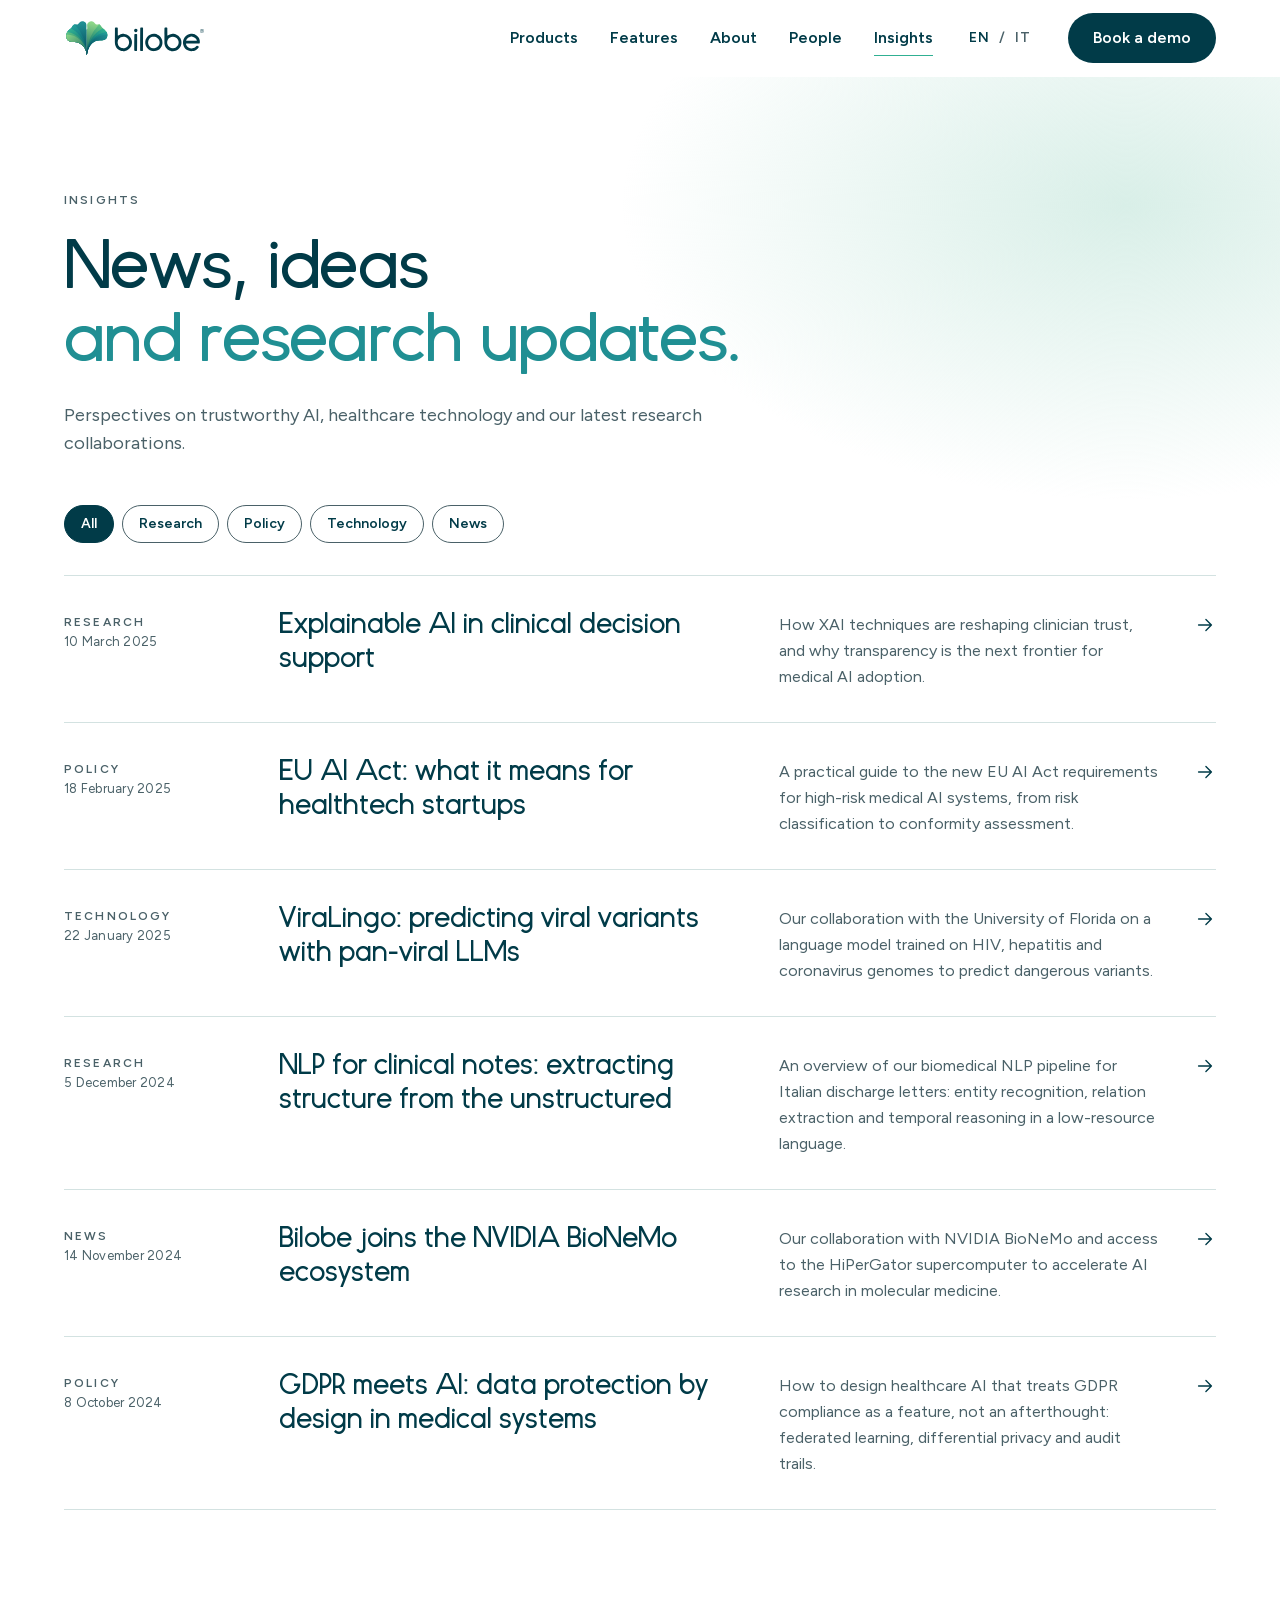
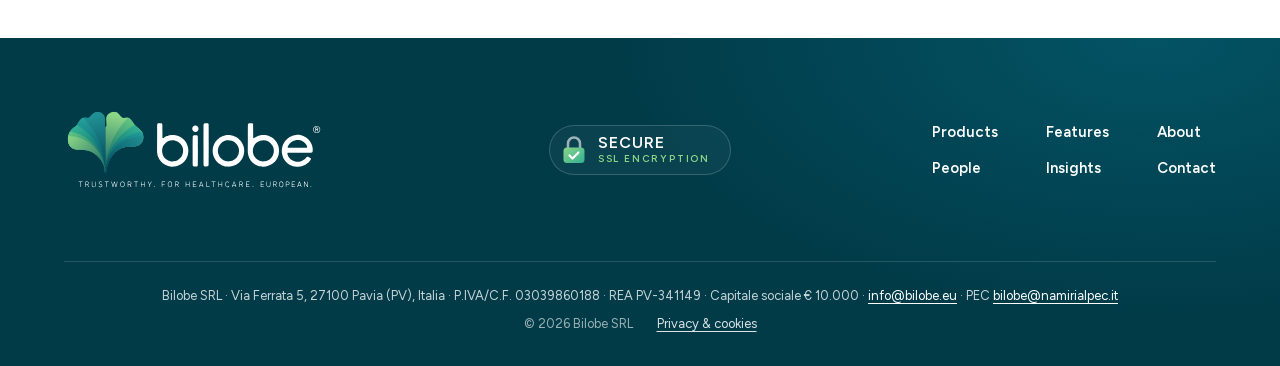
<file: insights.html>
<!DOCTYPE html>
<html lang="en">

<head>
  <meta charset="UTF-8">
  <meta name="viewport" content="width=device-width, initial-scale=1.0">
  <script>document.documentElement.classList.add('js')</script>
  <title>Insights — Bilobe</title>
  <meta name="description" content="Perspectives on trustworthy AI, healthcare technology and our latest research collaborations.">
  <meta property="og:type" content="website">
  <meta property="og:site_name" content="Bilobe">
  <meta property="og:url" content="https://bilobe.eu/insights.html">
  <meta property="og:title" content="Insights — Bilobe">
  <meta property="og:description" content="Perspectives on trustworthy AI, healthcare technology and our latest research collaborations.">
  <meta property="og:image" content="https://bilobe.eu/assets/og/bilobe-link-preview-graphic.jpg">
  <meta property="og:image:width" content="1200">
  <meta property="og:image:height" content="627">
  <meta name="twitter:card" content="summary_large_image">
  <link rel="icon" href="assets/logos/bilobe-logo-icon.svg" type="image/svg+xml">
  <link rel="icon" href="favicon.ico" sizes="48x48">
  <link rel="apple-touch-icon" href="apple-touch-icon.png">
  <link rel="preload" href="assets/fonts/Bilobe-Regular.woff2" as="font" type="font/woff2" crossorigin>
  <link rel="preload" href="assets/fonts/figtree-latin.woff2" as="font" type="font/woff2" crossorigin>
  <link rel="stylesheet" href="assets/css/tokens.css">
  <link rel="stylesheet" href="assets/css/site.css">
  <link rel="stylesheet" href="assets/css/pages.css">
</head>

<body>

  <!-- HEADER -->
  <header class="site-header" id="site-header">
    <div class="wrap site-header__inner">
      <a href="index.html" class="site-header__brand" aria-label="Bilobe, home">
        <img class="logo--default" src="assets/logos/bilobe-logo-no-tagline.svg" alt="Bilobe" width="142" height="38">
        <img class="logo--reversed" src="assets/logos/bilobe-logo-no-tagline-reversed.svg" alt="Bilobe" width="142" height="38">
      </a>
      <button class="site-nav__burger" type="button" aria-label="Open menu" aria-expanded="false" aria-controls="site-nav">
        <svg class="icon icon--menu" viewBox="0 0 24 24" aria-hidden="true"><path d="M4 6h16M4 12h16M4 18h16"/></svg>
        <svg class="icon icon--close" viewBox="0 0 24 24" aria-hidden="true"><path d="M18 6 6 18M6 6l12 12"/></svg>
      </button>
      <nav class="site-nav" id="site-nav" aria-label="Main">
        <ul class="site-nav__links">
          <li><a href="index.html#products" data-i18n="nav_products">Products</a></li>
          <li><a href="index.html#capabilities" data-i18n="nav_features">Features</a></li>
          <li><a href="index.html#about" data-i18n="nav_about">About</a></li>
          <li><a href="index.html#people" data-i18n="nav_people">People</a></li>
          <li><a href="insights.html" data-i18n="nav_insights" aria-current="page">Insights</a></li>
        </ul>
        <button class="lang-switch" id="lang-toggle" type="button" aria-label="Switch language / Cambia lingua">
          <span class="lang-switch__option active" data-lang="en">EN</span>
          <span aria-hidden="true">/</span>
          <span class="lang-switch__option" data-lang="it">IT</span>
        </button>
        <a href="index.html#get-in-touch" class="btn btn--action btn--pill site-header__cta" data-i18n="nav_book_demo">Book a demo</a>
      </nav>
    </div>
  </header>

  <main class="page">
    <section class="page-head" aria-labelledby="page-title">
      <div class="wrap">
        <p class="t-eyebrow page-head__eyebrow" data-i18n="insights_label">Insights</p>
        <h1 class="page-head__title" id="page-title">
          <span data-i18n="insights_h2_1">News, ideas</span>
          <span class="page-head__accent" data-i18n="insights_h2_2">and research updates.</span>
        </h1>
        <p class="page-head__lead" data-i18n="insights_page_intro">Perspectives on trustworthy AI, healthcare technology and our latest research collaborations.</p>
      </div>
    </section>

    <section class="wrap index" aria-label="Articles">
      <div class="filters" role="group" aria-label="Filter by category">
          <button type="button" class="filter-chip" data-filter="all" aria-pressed="true" data-i18n="filter_all">All</button>
          <button type="button" class="filter-chip" data-filter="research" aria-pressed="false" data-i18n="tag_research">Research</button>
          <button type="button" class="filter-chip" data-filter="policy" aria-pressed="false" data-i18n="tag_policy">Policy</button>
          <button type="button" class="filter-chip" data-filter="technology" aria-pressed="false" data-i18n="tag_technology">Technology</button>
          <button type="button" class="filter-chip" data-filter="news" aria-pressed="false" data-i18n="tag_news">News</button>
      </div>
      <ol class="index-list">
        <li class="index-row" data-category="research">
          <a class="index-row__link" href="articles/xai-clinical.html">
            <span class="index-row__meta"><span data-i18n="tag_research">Research</span><time datetime="2025-03-10" data-i18n="date1">10 March 2025</time></span>
            <span class="index-row__title" data-i18n="insight1_h3">Explainable AI in clinical decision support</span>
            <span class="index-row__excerpt" data-i18n="insight1_p">How XAI techniques are reshaping clinician trust, and why transparency is the next frontier for medical AI adoption.</span>
            <span class="index-row__arrow" aria-hidden="true"><svg class="icon" viewBox="0 0 24 24" aria-hidden="true"><path d="M5 12h14M13 6l6 6-6 6"/></svg></span>
          </a>
        </li>
        <li class="index-row" data-category="policy">
          <a class="index-row__link" href="articles/eu-ai-act.html">
            <span class="index-row__meta"><span data-i18n="tag_policy">Policy</span><time datetime="2025-02-18" data-i18n="date2">18 February 2025</time></span>
            <span class="index-row__title" data-i18n="insight2_h3">EU AI Act: what it means for healthtech startups</span>
            <span class="index-row__excerpt" data-i18n="insight2_p">A practical guide to the new EU AI Act requirements for high-risk medical AI systems, from risk classification to conformity assessment.</span>
            <span class="index-row__arrow" aria-hidden="true"><svg class="icon" viewBox="0 0 24 24" aria-hidden="true"><path d="M5 12h14M13 6l6 6-6 6"/></svg></span>
          </a>
        </li>
        <li class="index-row" data-category="technology">
          <a class="index-row__link" href="articles/viralingo.html">
            <span class="index-row__meta"><span data-i18n="tag_technology">Technology</span><time datetime="2025-01-22" data-i18n="date3">22 January 2025</time></span>
            <span class="index-row__title" data-i18n="insight3_h3">ViraLingo: predicting viral variants with pan-viral LLMs</span>
            <span class="index-row__excerpt" data-i18n="insight3_p">Our collaboration with the University of Florida on a language model trained on HIV, hepatitis and coronavirus genomes to predict dangerous variants.</span>
            <span class="index-row__arrow" aria-hidden="true"><svg class="icon" viewBox="0 0 24 24" aria-hidden="true"><path d="M5 12h14M13 6l6 6-6 6"/></svg></span>
          </a>
        </li>
        <li class="index-row" data-category="research">
          <a class="index-row__link" href="articles/nlp-clinical-notes.html">
            <span class="index-row__meta"><span data-i18n="tag_research">Research</span><time datetime="2024-12-05" data-i18n="date4">5 December 2024</time></span>
            <span class="index-row__title" data-i18n="insight4_h3">NLP for clinical notes: extracting structure from the unstructured</span>
            <span class="index-row__excerpt" data-i18n="insight4_p">An overview of our biomedical NLP pipeline for Italian discharge letters: entity recognition, relation extraction and temporal reasoning in a low-resource language.</span>
            <span class="index-row__arrow" aria-hidden="true"><svg class="icon" viewBox="0 0 24 24" aria-hidden="true"><path d="M5 12h14M13 6l6 6-6 6"/></svg></span>
          </a>
        </li>
        <li class="index-row" data-category="news">
          <a class="index-row__link" href="articles/nvidia-partnership.html">
            <span class="index-row__meta"><span data-i18n="tag_news">News</span><time datetime="2024-11-14" data-i18n="date5">14 November 2024</time></span>
            <span class="index-row__title" data-i18n="insight5_h3">Bilobe joins the NVIDIA BioNeMo ecosystem</span>
            <span class="index-row__excerpt" data-i18n="insight5_p">Our collaboration with NVIDIA BioNeMo and access to the HiPerGator supercomputer to accelerate AI research in molecular medicine.</span>
            <span class="index-row__arrow" aria-hidden="true"><svg class="icon" viewBox="0 0 24 24" aria-hidden="true"><path d="M5 12h14M13 6l6 6-6 6"/></svg></span>
          </a>
        </li>
        <li class="index-row" data-category="policy">
          <a class="index-row__link" href="articles/gdpr-ai.html">
            <span class="index-row__meta"><span data-i18n="tag_policy">Policy</span><time datetime="2024-10-08" data-i18n="date6">8 October 2024</time></span>
            <span class="index-row__title" data-i18n="insight6_h3">GDPR meets AI: data protection by design in medical systems</span>
            <span class="index-row__excerpt" data-i18n="insight6_p">How to design healthcare AI that treats GDPR compliance as a feature, not an afterthought: federated learning, differential privacy and audit trails.</span>
            <span class="index-row__arrow" aria-hidden="true"><svg class="icon" viewBox="0 0 24 24" aria-hidden="true"><path d="M5 12h14M13 6l6 6-6 6"/></svg></span>
          </a>
        </li>
      </ol>
    </section>
  </main>

  <!-- FOOTER -->
  <footer class="site-footer">
    <div class="wrap">
      <div class="site-footer__top">
        <a href="index.html" class="site-footer__brand" aria-label="Bilobe, home">
          <img src="assets/logos/bilobe-logo-completo-reversed.svg" alt="Bilobe. Trustworthy. For healthcare. European." width="260" height="83">
        </a>
        <div class="site-footer__trust">
          <p class="secure-badge">
            <svg class="secure-badge__lock" viewBox="0 0 48 58" aria-hidden="true">
              <defs><linearGradient id="secure-badge-fill" x1="0" y1="0" x2="1" y2="1"><stop offset="0" stop-color="#8cd687"/><stop offset="1" stop-color="#30b092"/></linearGradient></defs>
              <path class="secure-badge__shackle" d="M12 27V17a12 12 0 0 1 24 0v10"/>
              <rect x="3" y="25" width="42" height="31" rx="7" fill="url(#secure-badge-fill)"/>
              <path class="secure-badge__check" d="m15 41 6 6 12-12"/>
            </svg>
            <span class="secure-badge__text"><b>Secure</b><span>SSL encryption</span></span>
          </p>
        </div>
        <nav aria-label="Footer">
          <ul class="site-footer__nav">
          <li><a href="index.html#products" data-i18n="nav_products">Products</a></li>
          <li><a href="index.html#capabilities" data-i18n="nav_features">Features</a></li>
          <li><a href="index.html#about" data-i18n="nav_about">About</a></li>
          <li><a href="index.html#people" data-i18n="nav_people">People</a></li>
          <li><a href="insights.html" data-i18n="nav_insights">Insights</a></li>
          <li><a href="index.html#get-in-touch" data-i18n="nav_contact">Contact</a></li>
          </ul>
        </nav>
      </div>
      <p class="site-footer__legal">Bilobe SRL · Via Ferrata 5, 27100 Pavia (PV), Italia · P.IVA/C.F. 03039860188 · REA PV-341149 · Capitale sociale € 10.000 ·
        <a href="mailto:info@bilobe.eu">info@bilobe.eu</a> · PEC <a href="mailto:bilobe@namirialpec.it">bilobe@namirialpec.it</a></p>
      <p class="site-footer__copy"><span>© 2026 Bilobe SRL</span><a href="privacy.html" data-i18n="footer_privacy">Privacy &amp; cookies</a><a href="#" data-consent-open hidden data-i18n="footer_cookie_settings">Cookie settings</a></p>
    </div>
  </footer>

  <script src="script.js"></script>
  <script src="assets/js/chrome.js" defer></script>
  <script src="assets/js/consent.js" defer></script>
  <script>
    // Category filter
    (() => {
      const chips = document.querySelectorAll('.filter-chip');
      const rows = document.querySelectorAll('.index-row');
      chips.forEach(chip => chip.addEventListener('click', () => {
        chips.forEach(c => c.setAttribute('aria-pressed', String(c === chip)));
        const f = chip.dataset.filter;
        rows.forEach(r => { r.hidden = f !== 'all' && r.dataset.category !== f; });
      }));
    })();
  </script>
</body>

</html>
</file>
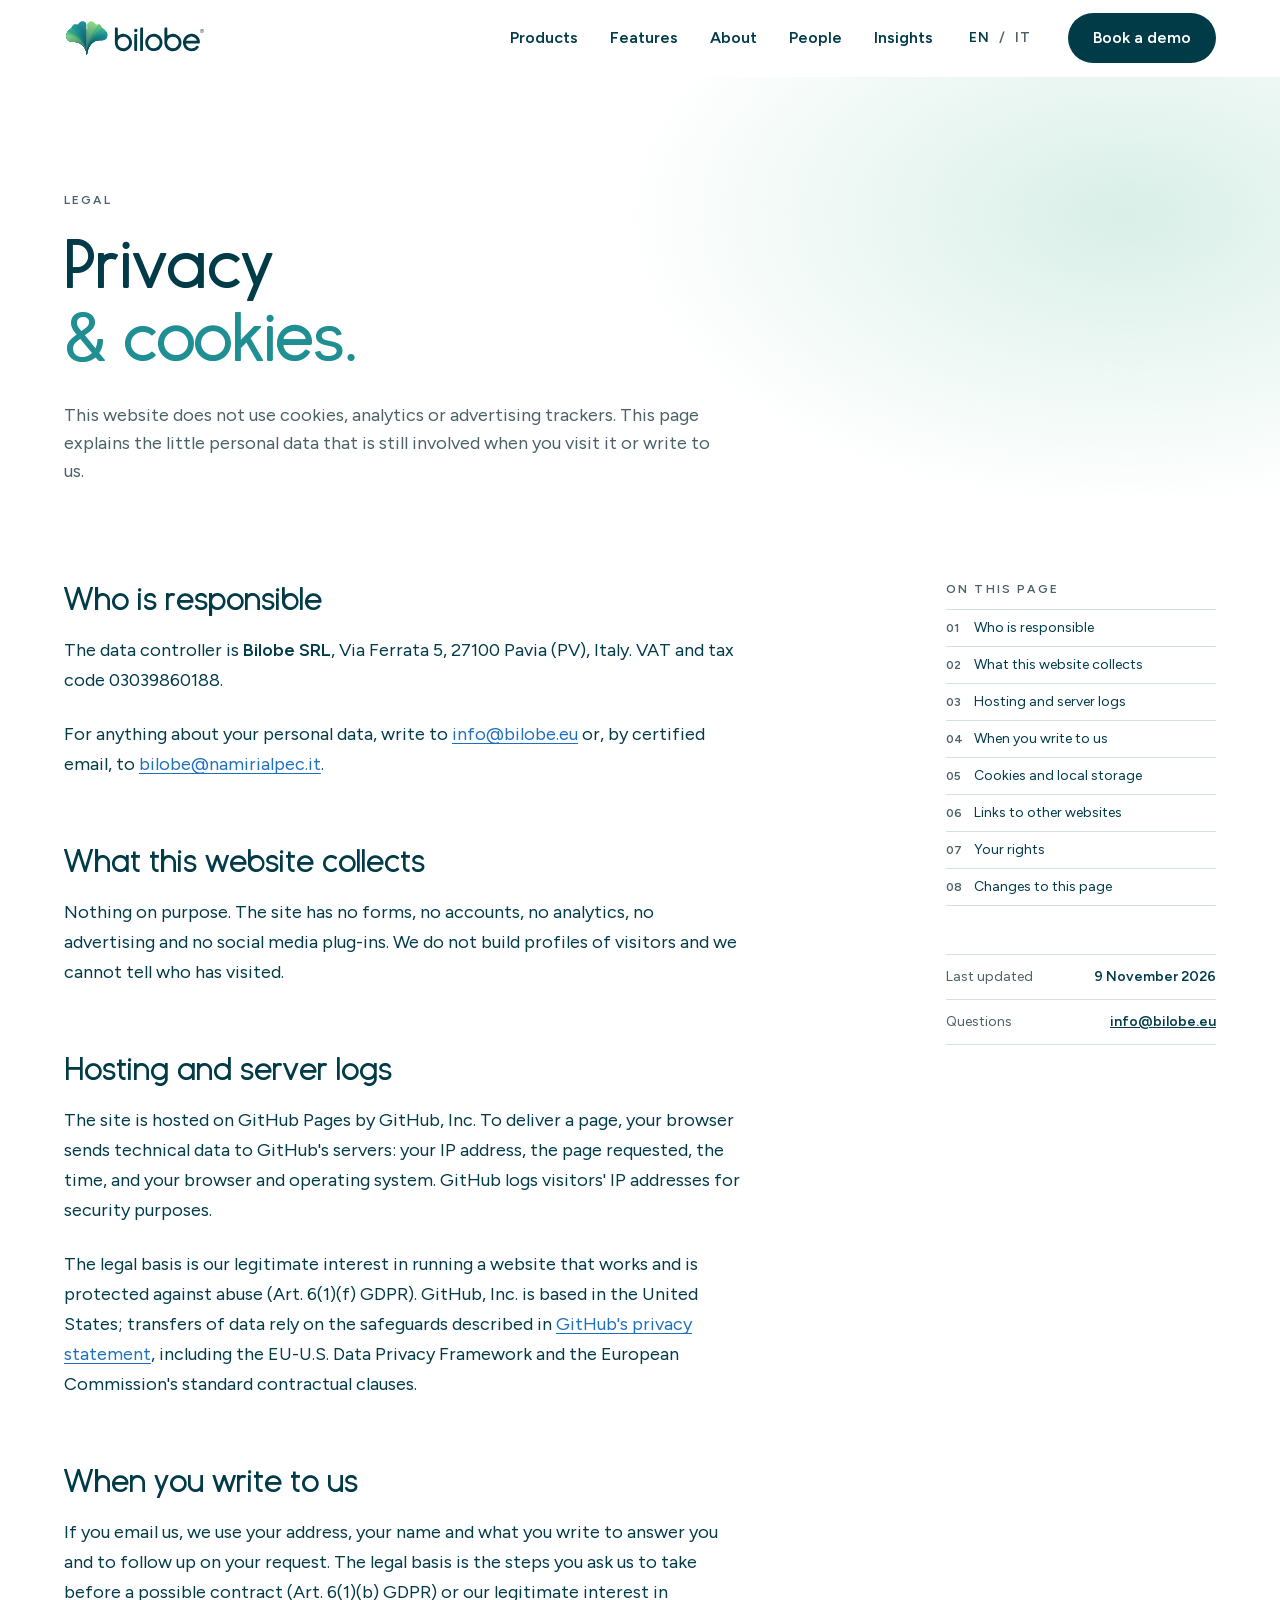
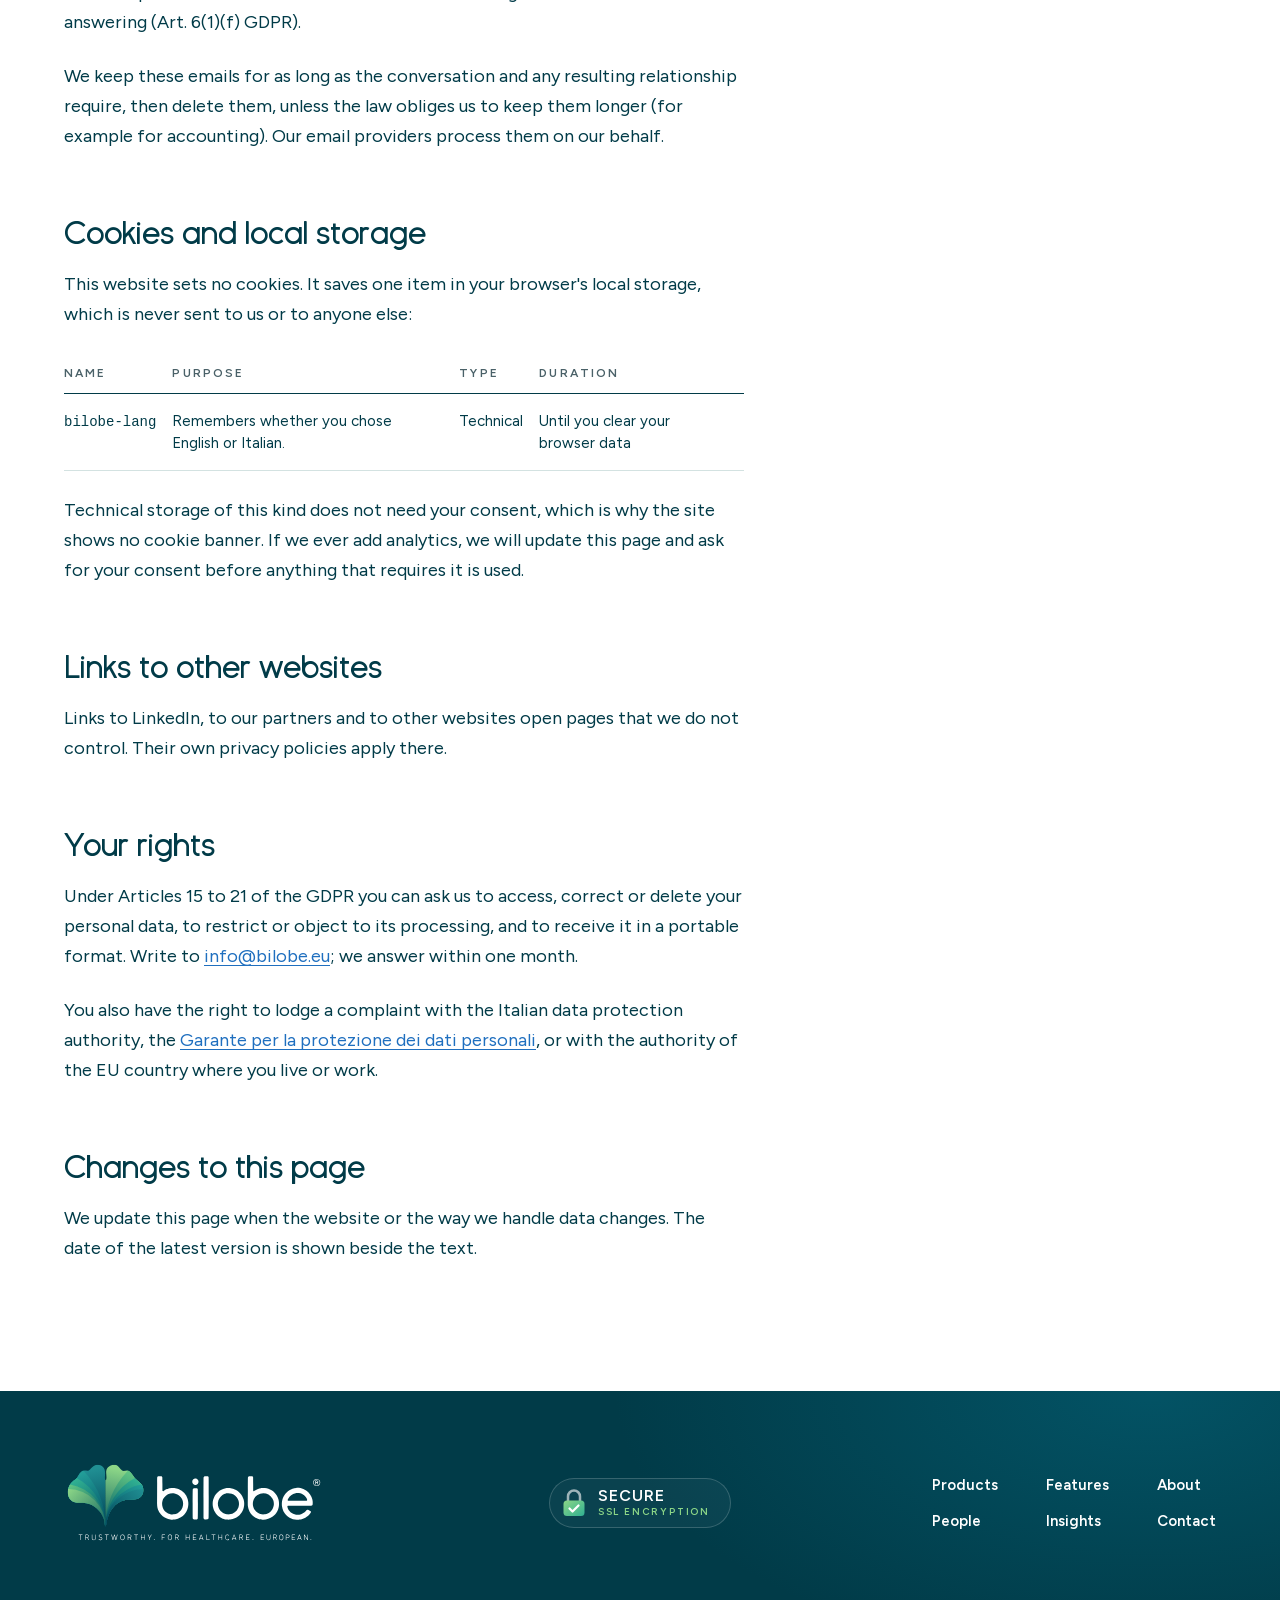
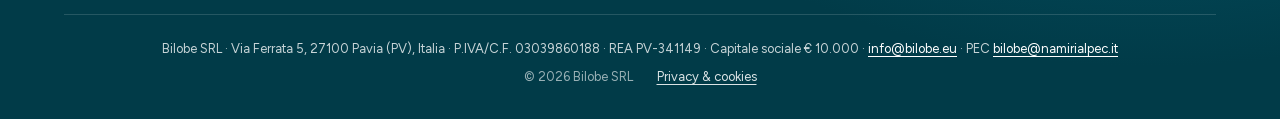
<file: privacy.html>
<!DOCTYPE html>
<html lang="en">

<head>
  <meta charset="UTF-8">
  <meta name="viewport" content="width=device-width, initial-scale=1.0">
  <script>document.documentElement.classList.add('js')</script>
  <title>Privacy &amp; cookies — Bilobe</title>
  <meta name="description" content="How Bilobe handles personal data on this website: no cookies, no analytics, hosting logs, emails and your rights.">
  <meta property="og:type" content="website">
  <meta property="og:site_name" content="Bilobe">
  <meta property="og:url" content="https://bilobe.eu/privacy.html">
  <meta property="og:title" content="Privacy &amp; cookies — Bilobe">
  <meta property="og:description" content="How Bilobe handles personal data on this website: no cookies, no analytics, hosting logs, emails and your rights.">
  <meta property="og:image" content="https://bilobe.eu/assets/og/bilobe-link-preview-graphic.jpg">
  <meta property="og:image:width" content="1200">
  <meta property="og:image:height" content="627">
  <meta name="twitter:card" content="summary_large_image">
  <link rel="icon" href="assets/logos/bilobe-logo-icon.svg" type="image/svg+xml">
  <link rel="icon" href="favicon.ico" sizes="48x48">
  <link rel="apple-touch-icon" href="apple-touch-icon.png">
  <link rel="preload" href="assets/fonts/Bilobe-Regular.woff2" as="font" type="font/woff2" crossorigin>
  <link rel="preload" href="assets/fonts/figtree-latin.woff2" as="font" type="font/woff2" crossorigin>
  <link rel="stylesheet" href="assets/css/tokens.css">
  <link rel="stylesheet" href="assets/css/site.css">
  <link rel="stylesheet" href="assets/css/pages.css">
</head>

<body>

  <!-- HEADER -->
  <header class="site-header" id="site-header">
    <div class="wrap site-header__inner">
      <a href="index.html" class="site-header__brand" aria-label="Bilobe, home">
        <img class="logo--default" src="assets/logos/bilobe-logo-no-tagline.svg" alt="Bilobe" width="142" height="38">
        <img class="logo--reversed" src="assets/logos/bilobe-logo-no-tagline-reversed.svg" alt="Bilobe" width="142" height="38">
      </a>
      <button class="site-nav__burger" type="button" aria-label="Open menu" aria-expanded="false" aria-controls="site-nav">
        <svg class="icon icon--menu" viewBox="0 0 24 24" aria-hidden="true"><path d="M4 6h16M4 12h16M4 18h16"/></svg>
        <svg class="icon icon--close" viewBox="0 0 24 24" aria-hidden="true"><path d="M18 6 6 18M6 6l12 12"/></svg>
      </button>
      <nav class="site-nav" id="site-nav" aria-label="Main">
        <ul class="site-nav__links">
          <li><a href="index.html#products" data-i18n="nav_products">Products</a></li>
          <li><a href="index.html#capabilities" data-i18n="nav_features">Features</a></li>
          <li><a href="index.html#about" data-i18n="nav_about">About</a></li>
          <li><a href="index.html#people" data-i18n="nav_people">People</a></li>
          <li><a href="insights.html" data-i18n="nav_insights">Insights</a></li>
        </ul>
        <button class="lang-switch" id="lang-toggle" type="button" aria-label="Switch language / Cambia lingua">
          <span class="lang-switch__option active" data-lang="en">EN</span>
          <span aria-hidden="true">/</span>
          <span class="lang-switch__option" data-lang="it">IT</span>
        </button>
        <a href="index.html#get-in-touch" class="btn btn--action btn--pill site-header__cta" data-i18n="nav_book_demo">Book a demo</a>
      </nav>
    </div>
  </header>

  <main class="page page--legal">
    <!-- English -->
    <div data-lang-block="en">
    <section class="page-head" aria-labelledby="page-title-en">
      <div class="wrap">
        <p class="t-eyebrow page-head__eyebrow">Legal</p>
        <h1 class="page-head__title" id="page-title-en">
          <span>Privacy</span>
          <span class="page-head__accent">&amp; cookies.</span>
        </h1>
        <p class="page-head__lead">This website does not use cookies, analytics or advertising trackers. This page explains the little personal data that is still involved when you visit it or write to us.</p>
      </div>
    </section>

    <div class="wrap post-body">
      <article class="prose">
        <h2 id="en-controller">Who is responsible</h2>
        <p>The data controller is <strong>Bilobe SRL</strong>, Via Ferrata 5, 27100 Pavia (PV), Italy. VAT and tax code 03039860188.</p>
        <p>For anything about your personal data, write to <a href="mailto:info@bilobe.eu">info@bilobe.eu</a> or, by certified email, to <a href="mailto:bilobe@namirialpec.it">bilobe@namirialpec.it</a>.</p>

        <h2 id="en-collect">What this website collects</h2>
        <p>Nothing on purpose. The site has no forms, no accounts, no analytics, no advertising and no social media plug-ins. We do not build profiles of visitors and we cannot tell who has visited.</p>

        <h2 id="en-hosting">Hosting and server logs</h2>
        <p>The site is hosted on GitHub Pages by GitHub, Inc. To deliver a page, your browser sends technical data to GitHub's servers: your IP address, the page requested, the time, and your browser and operating system. GitHub logs visitors' IP addresses for security purposes.</p>
        <p>The legal basis is our legitimate interest in running a website that works and is protected against abuse (Art. 6(1)(f) GDPR). GitHub, Inc. is based in the United States; transfers of data rely on the safeguards described in <a href="https://docs.github.com/en/site-policy/privacy-policies/github-general-privacy-statement" rel="noopener">GitHub's privacy statement</a>, including the EU-U.S. Data Privacy Framework and the European Commission's standard contractual clauses.</p>

        <h2 id="en-email">When you write to us</h2>
        <p>If you email us, we use your address, your name and what you write to answer you and to follow up on your request. The legal basis is the steps you ask us to take before a possible contract (Art. 6(1)(b) GDPR) or our legitimate interest in answering (Art. 6(1)(f) GDPR).</p>
        <p>We keep these emails for as long as the conversation and any resulting relationship require, then delete them, unless the law obliges us to keep them longer (for example for accounting). Our email providers process them on our behalf.</p>

        <h2 id="en-cookies">Cookies and local storage</h2>
        <p>This website sets no cookies. It saves one item in your browser's local storage, which is never sent to us or to anyone else:</p>
        <table class="legal-table">
          <thead><tr><th scope="col">Name</th><th scope="col">Purpose</th><th scope="col">Type</th><th scope="col">Duration</th></tr></thead>
          <tbody>
            <tr><td><code>bilobe-lang</code></td><td>Remembers whether you chose English or Italian.</td><td>Technical</td><td>Until you clear your browser data</td></tr>
          </tbody>
        </table>
        <p>Technical storage of this kind does not need your consent, which is why the site shows no cookie banner. If we ever add analytics, we will update this page and ask for your consent before anything that requires it is used.</p>

        <h2 id="en-links">Links to other websites</h2>
        <p>Links to LinkedIn, to our partners and to other websites open pages that we do not control. Their own privacy policies apply there.</p>

        <h2 id="en-rights">Your rights</h2>
        <p>Under Articles 15 to 21 of the GDPR you can ask us to access, correct or delete your personal data, to restrict or object to its processing, and to receive it in a portable format. Write to <a href="mailto:info@bilobe.eu">info@bilobe.eu</a>; we answer within one month.</p>
        <p>You also have the right to lodge a complaint with the Italian data protection authority, the <a href="https://www.garanteprivacy.it" rel="noopener">Garante per la protezione dei dati personali</a>, or with the authority of the EU country where you live or work.</p>

        <h2 id="en-changes">Changes to this page</h2>
        <p>We update this page when the website or the way we handle data changes. The date of the latest version is shown beside the text.</p>
      </article>

      <aside class="post-aside" aria-label="About this page">
        <div class="post-aside__inner">
          <p class="post-aside__label">On this page</p>
          <ol class="legal-toc">
            <li><a href="#en-controller">Who is responsible</a></li>
            <li><a href="#en-collect">What this website collects</a></li>
            <li><a href="#en-hosting">Hosting and server logs</a></li>
            <li><a href="#en-email">When you write to us</a></li>
            <li><a href="#en-cookies">Cookies and local storage</a></li>
            <li><a href="#en-links">Links to other websites</a></li>
            <li><a href="#en-rights">Your rights</a></li>
            <li><a href="#en-changes">Changes to this page</a></li>
          </ol>
          <dl class="post-aside__meta">
            <div><dt>Last updated</dt><dd><time datetime="2026-11-09">9 November 2026</time></dd></div>
            <div><dt>Questions</dt><dd><a href="mailto:info@bilobe.eu">info@bilobe.eu</a></dd></div>
          </dl>
        </div>
      </aside>
    </div>
    </div>

    <!-- Italiano -->
    <div data-lang-block="it" lang="it">
    <section class="page-head" aria-labelledby="page-title-it">
      <div class="wrap">
        <p class="t-eyebrow page-head__eyebrow">Note legali</p>
        <h1 class="page-head__title" id="page-title-it">
          <span>Privacy</span>
          <span class="page-head__accent">e cookie.</span>
        </h1>
        <p class="page-head__lead">Questo sito non usa cookie, strumenti di analisi o tracciamento pubblicitario. Questa pagina spiega i pochi dati personali che entrano comunque in gioco quando lo visiti o ci scrivi.</p>
      </div>
    </section>

    <div class="wrap post-body">
      <article class="prose">
        <h2 id="it-titolare">Titolare del trattamento</h2>
        <p>Il titolare del trattamento è <strong>Bilobe SRL</strong>, Via Ferrata 5, 27100 Pavia (PV), Italia. P.IVA e C.F. 03039860188.</p>
        <p>Per qualsiasi questione sui tuoi dati personali scrivi a <a href="mailto:info@bilobe.eu">info@bilobe.eu</a> oppure, via PEC, a <a href="mailto:bilobe@namirialpec.it">bilobe@namirialpec.it</a>.</p>

        <h2 id="it-raccolta">Cosa raccoglie questo sito</h2>
        <p>Nulla di proposito. Il sito non ha moduli, account, strumenti di analisi, pubblicità o plug-in di social network. Non costruiamo profili dei visitatori e non sappiamo chi ha visitato il sito.</p>

        <h2 id="it-hosting">Hosting e log del server</h2>
        <p>Il sito è ospitato su GitHub Pages da GitHub, Inc. Per mostrare una pagina, il tuo browser invia ai server di GitHub alcuni dati tecnici: indirizzo IP, pagina richiesta, orario, browser e sistema operativo. GitHub registra gli indirizzi IP dei visitatori per motivi di sicurezza.</p>
        <p>La base giuridica è il nostro legittimo interesse a gestire un sito funzionante e protetto da abusi (art. 6, par. 1, lett. f del GDPR). GitHub, Inc. ha sede negli Stati Uniti; il trasferimento dei dati si basa sulle garanzie descritte nell'<a href="https://docs.github.com/en/site-policy/privacy-policies/github-general-privacy-statement" rel="noopener">informativa privacy di GitHub</a>, tra cui l'EU-U.S. Data Privacy Framework e le clausole contrattuali tipo della Commissione europea.</p>

        <h2 id="it-email">Quando ci scrivi</h2>
        <p>Se ci scrivi via email, usiamo il tuo indirizzo, il tuo nome e il contenuto del messaggio per risponderti e dare seguito alla tua richiesta. La base giuridica sono le misure precontrattuali che ci chiedi (art. 6, par. 1, lett. b del GDPR) o il nostro legittimo interesse a risponderti (art. 6, par. 1, lett. f del GDPR).</p>
        <p>Conserviamo queste email per il tempo necessario alla conversazione e all'eventuale rapporto che ne nasce, poi le cancelliamo, salvo obblighi di legge che ci impongano di conservarle più a lungo (per esempio contabili). I nostri fornitori di posta elettronica le trattano per nostro conto.</p>

        <h2 id="it-cookie">Cookie e memoria locale</h2>
        <p>Questo sito non imposta cookie. Salva un solo elemento nella memoria locale del tuo browser, che non viene mai inviato a noi né ad altri:</p>
        <table class="legal-table">
          <thead><tr><th scope="col">Nome</th><th scope="col">Finalità</th><th scope="col">Tipo</th><th scope="col">Durata</th></tr></thead>
          <tbody>
            <tr><td><code>bilobe-lang</code></td><td>Ricorda se hai scelto l'inglese o l'italiano.</td><td>Tecnico</td><td>Finché non cancelli i dati del browser</td></tr>
          </tbody>
        </table>
        <p>Gli strumenti tecnici di questo tipo non richiedono il consenso, per questo il sito non mostra un banner sui cookie. Se in futuro aggiungeremo strumenti di analisi, aggiorneremo questa pagina e chiederemo il tuo consenso prima di usare qualsiasi strumento che lo richieda.</p>

        <h2 id="it-link">Link ad altri siti</h2>
        <p>I link a LinkedIn, ai nostri partner e ad altri siti aprono pagine che non controlliamo. Lì valgono le loro informative privacy.</p>

        <h2 id="it-diritti">I tuoi diritti</h2>
        <p>Secondo gli articoli da 15 a 21 del GDPR puoi chiederci di accedere ai tuoi dati personali, correggerli o cancellarli, limitarne il trattamento od opporti, e riceverli in un formato portabile. Scrivi a <a href="mailto:info@bilobe.eu">info@bilobe.eu</a>: rispondiamo entro un mese.</p>
        <p>Hai inoltre il diritto di presentare reclamo al <a href="https://www.garanteprivacy.it" rel="noopener">Garante per la protezione dei dati personali</a> o all'autorità del Paese dell'UE in cui vivi o lavori.</p>

        <h2 id="it-modifiche">Modifiche a questa pagina</h2>
        <p>Aggiorniamo questa pagina quando cambiano il sito o il modo in cui trattiamo i dati. La data dell'ultima versione è indicata accanto al testo.</p>
      </article>

      <aside class="post-aside" aria-label="Informazioni sulla pagina">
        <div class="post-aside__inner">
          <p class="post-aside__label">In questa pagina</p>
          <ol class="legal-toc">
            <li><a href="#it-titolare">Titolare del trattamento</a></li>
            <li><a href="#it-raccolta">Cosa raccoglie questo sito</a></li>
            <li><a href="#it-hosting">Hosting e log del server</a></li>
            <li><a href="#it-email">Quando ci scrivi</a></li>
            <li><a href="#it-cookie">Cookie e memoria locale</a></li>
            <li><a href="#it-link">Link ad altri siti</a></li>
            <li><a href="#it-diritti">I tuoi diritti</a></li>
            <li><a href="#it-modifiche">Modifiche a questa pagina</a></li>
          </ol>
          <dl class="post-aside__meta">
            <div><dt>Ultimo aggiornamento</dt><dd><time datetime="2026-11-09">9 novembre 2026</time></dd></div>
            <div><dt>Domande</dt><dd><a href="mailto:info@bilobe.eu">info@bilobe.eu</a></dd></div>
          </dl>
        </div>
      </aside>
    </div>
    </div>
  </main>

  <!-- FOOTER -->
  <footer class="site-footer">
    <div class="wrap">
      <div class="site-footer__top">
        <a href="index.html" class="site-footer__brand" aria-label="Bilobe, home">
          <img src="assets/logos/bilobe-logo-completo-reversed.svg" alt="Bilobe. Trustworthy. For healthcare. European." width="260" height="83">
        </a>
        <div class="site-footer__trust">
          <p class="secure-badge">
            <svg class="secure-badge__lock" viewBox="0 0 48 58" aria-hidden="true">
              <defs><linearGradient id="secure-badge-fill" x1="0" y1="0" x2="1" y2="1"><stop offset="0" stop-color="#8cd687"/><stop offset="1" stop-color="#30b092"/></linearGradient></defs>
              <path class="secure-badge__shackle" d="M12 27V17a12 12 0 0 1 24 0v10"/>
              <rect x="3" y="25" width="42" height="31" rx="7" fill="url(#secure-badge-fill)"/>
              <path class="secure-badge__check" d="m15 41 6 6 12-12"/>
            </svg>
            <span class="secure-badge__text"><b>Secure</b><span>SSL encryption</span></span>
          </p>
        </div>
        <nav aria-label="Footer">
          <ul class="site-footer__nav">
          <li><a href="index.html#products" data-i18n="nav_products">Products</a></li>
          <li><a href="index.html#capabilities" data-i18n="nav_features">Features</a></li>
          <li><a href="index.html#about" data-i18n="nav_about">About</a></li>
          <li><a href="index.html#people" data-i18n="nav_people">People</a></li>
          <li><a href="insights.html" data-i18n="nav_insights">Insights</a></li>
          <li><a href="index.html#get-in-touch" data-i18n="nav_contact">Contact</a></li>
          </ul>
        </nav>
      </div>
      <p class="site-footer__legal">Bilobe SRL · Via Ferrata 5, 27100 Pavia (PV), Italia · P.IVA/C.F. 03039860188 · REA PV-341149 · Capitale sociale € 10.000 ·
        <a href="mailto:info@bilobe.eu">info@bilobe.eu</a> · PEC <a href="mailto:bilobe@namirialpec.it">bilobe@namirialpec.it</a></p>
      <p class="site-footer__copy"><span>© 2026 Bilobe SRL</span><a href="privacy.html" data-i18n="footer_privacy">Privacy &amp; cookies</a><a href="#" data-consent-open hidden data-i18n="footer_cookie_settings">Cookie settings</a></p>
    </div>
  </footer>

  <script src="script.js"></script>
  <script src="assets/js/chrome.js" defer></script>
  <script src="assets/js/consent.js" defer></script>
</body>

</html>
</file>
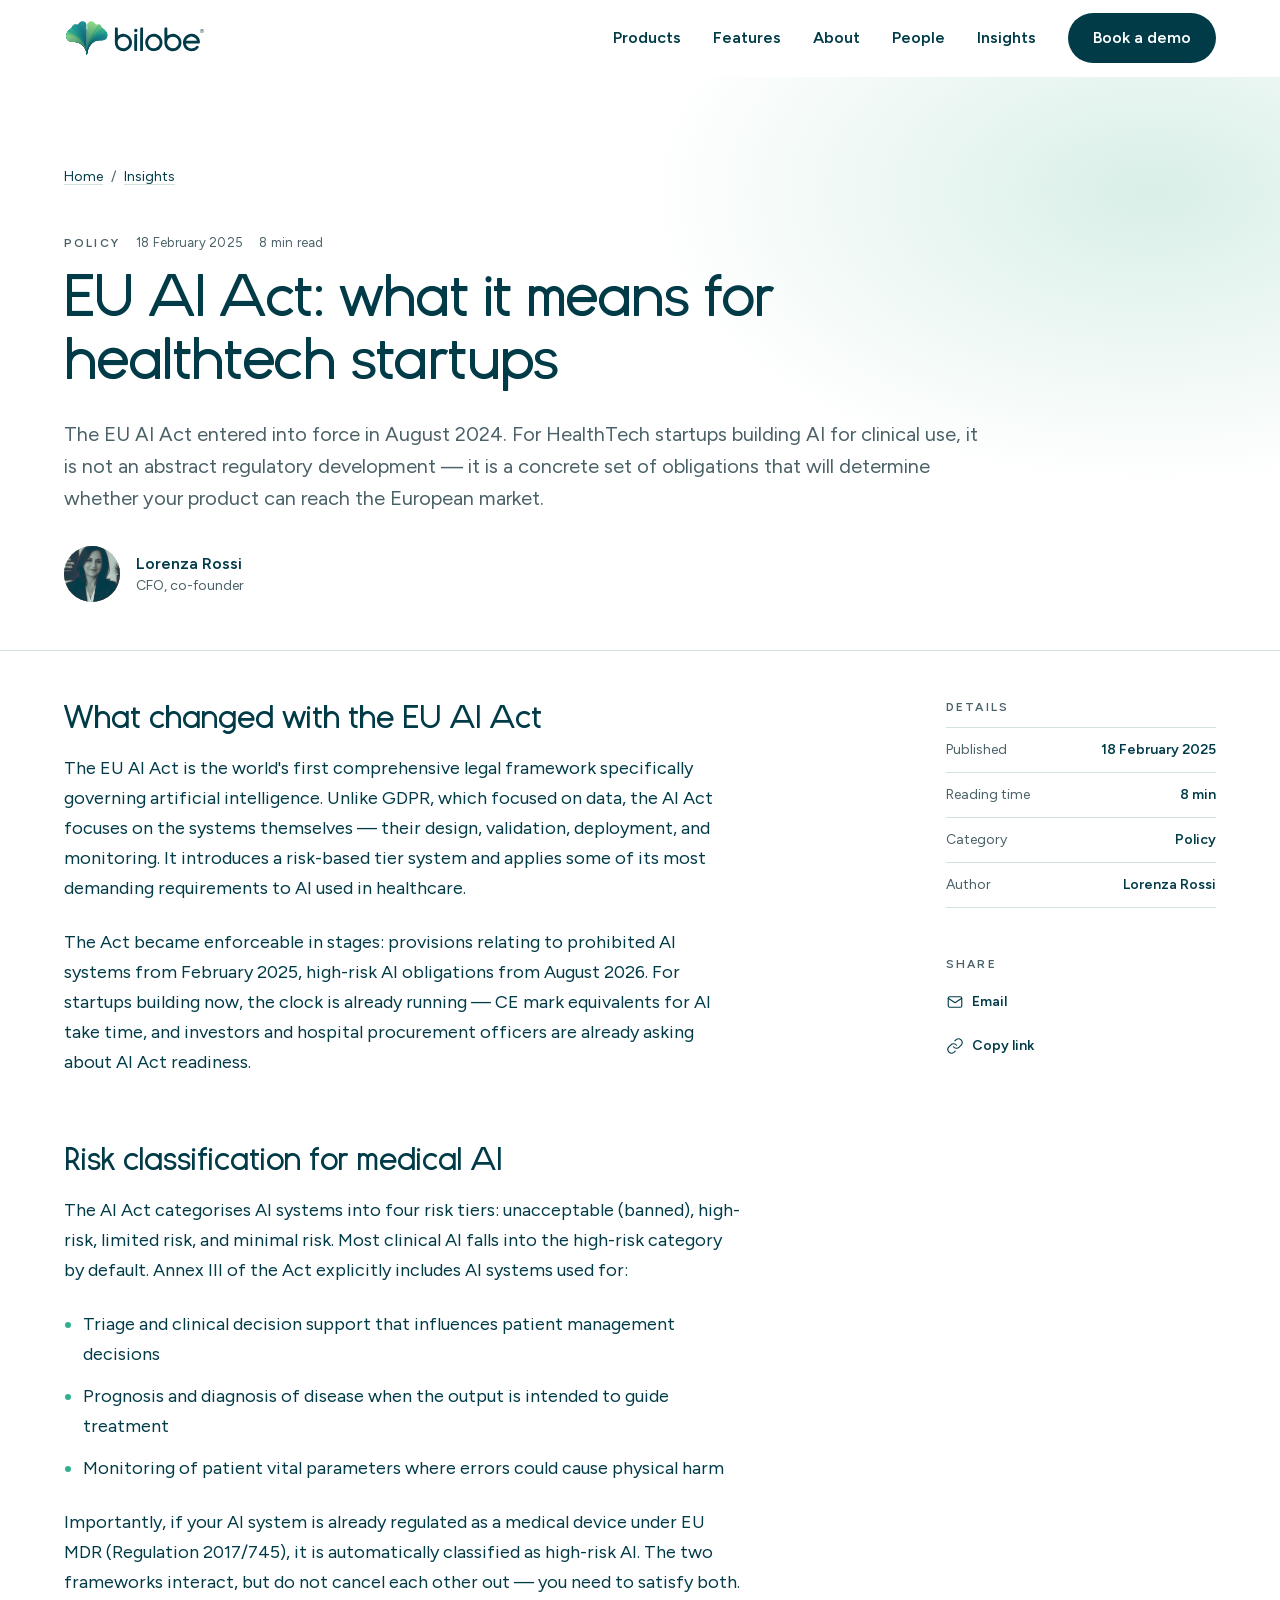
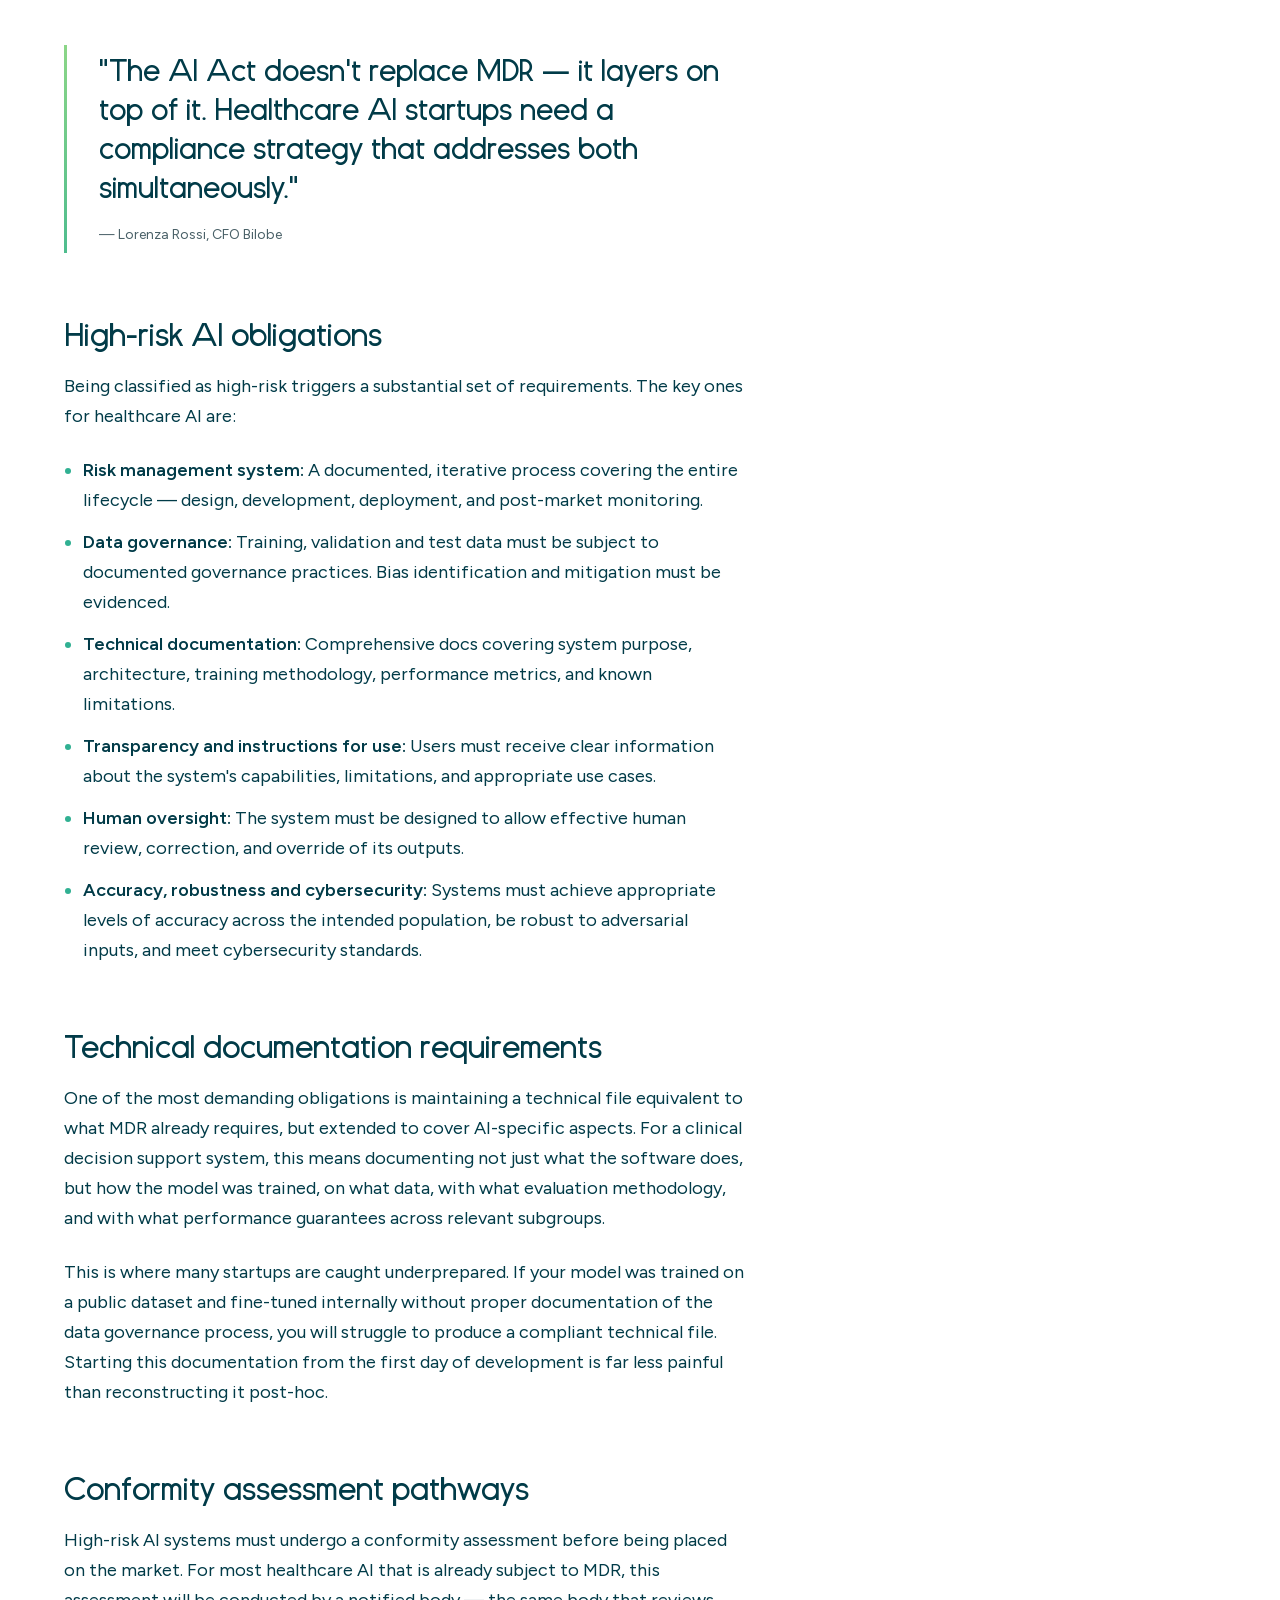
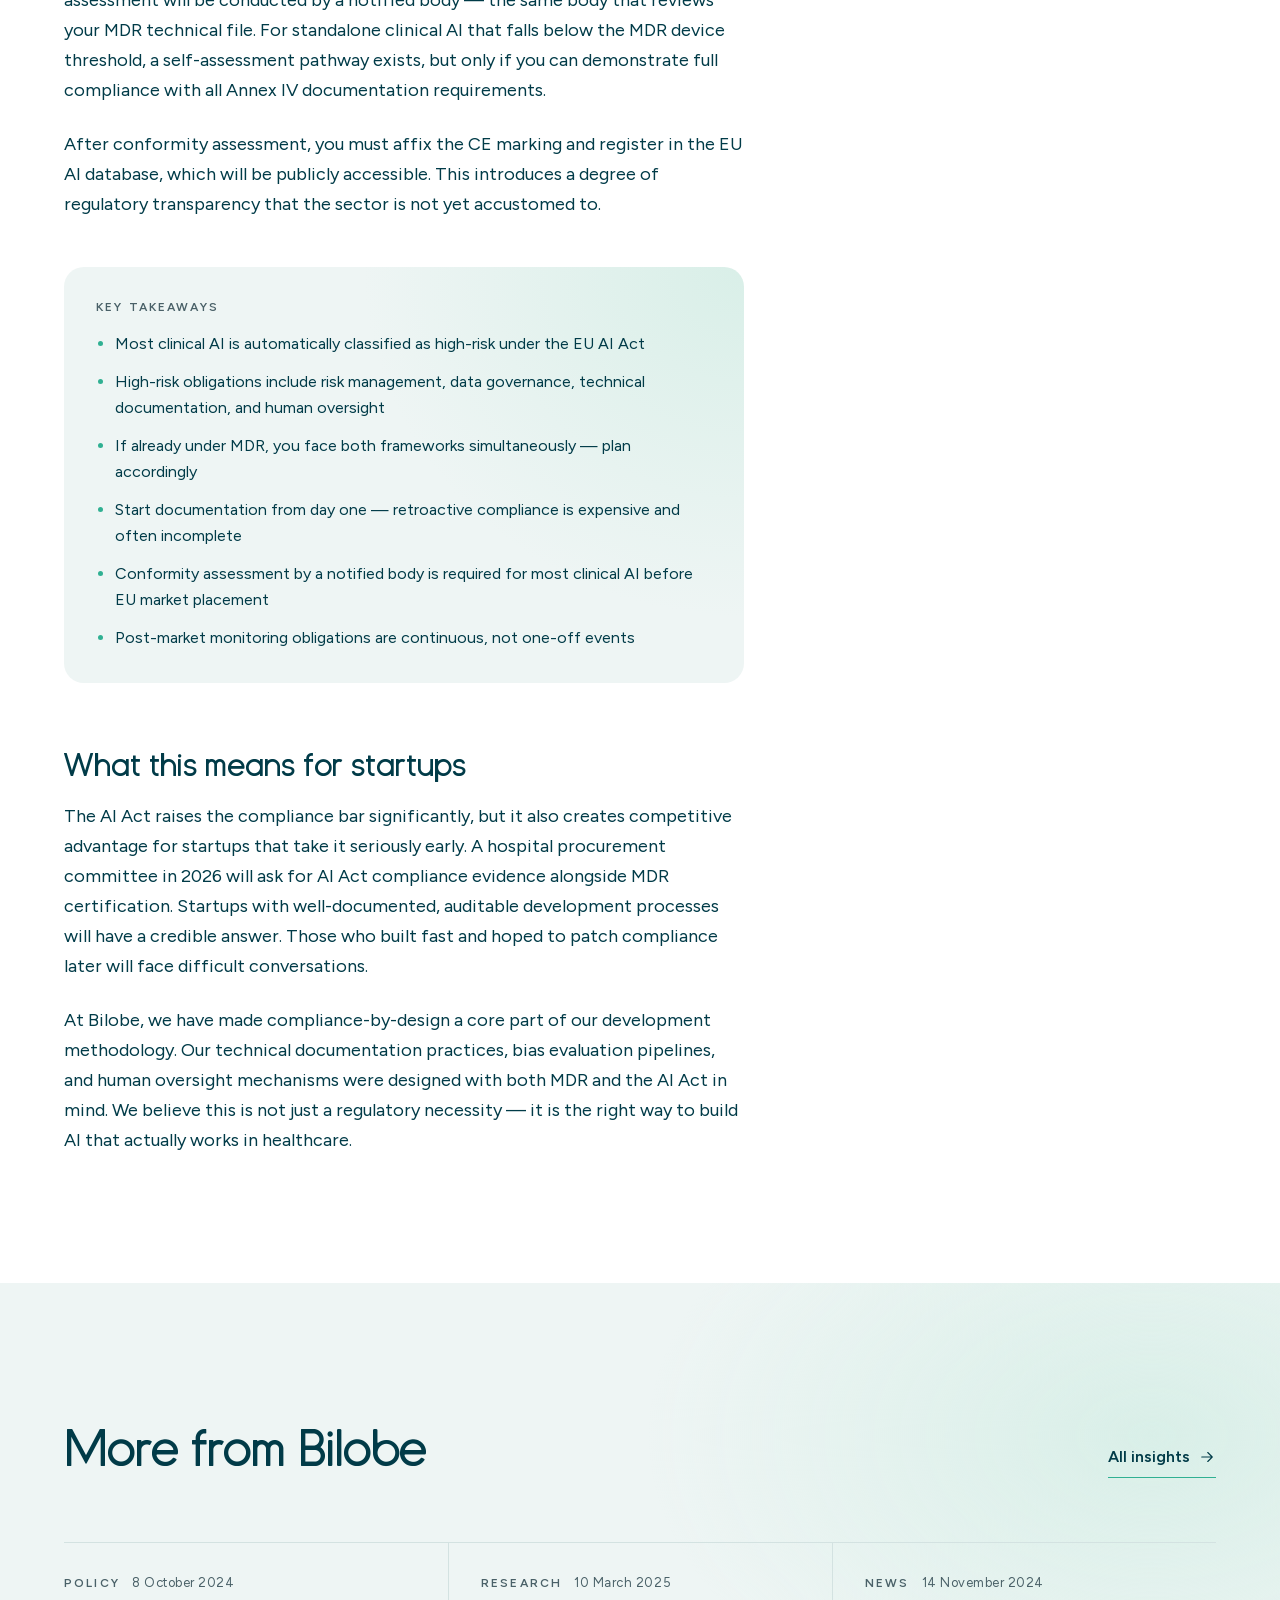
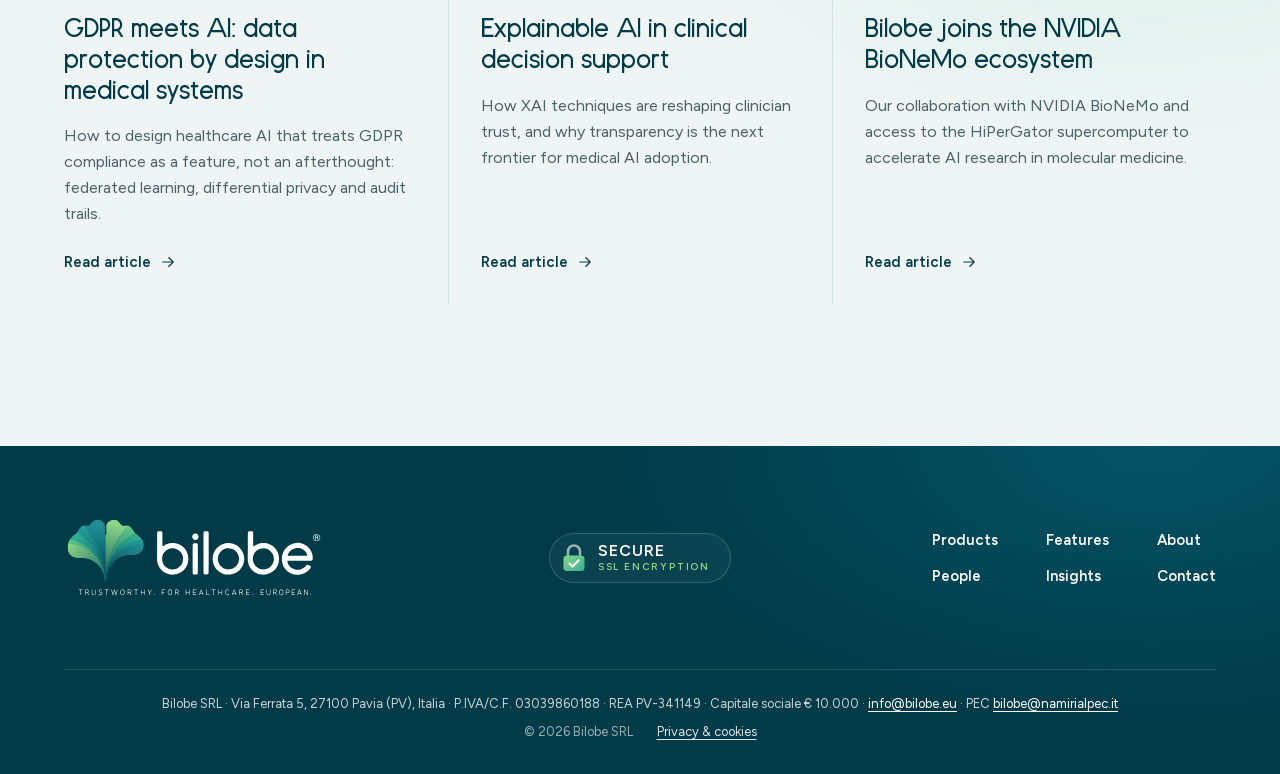
<file: articles/eu-ai-act.html>
<!DOCTYPE html>
<html lang="en">

<head>
  <meta charset="UTF-8">
  <meta name="viewport" content="width=device-width, initial-scale=1.0">
  <script>document.documentElement.classList.add('js')</script>
  <title>EU AI Act: what it means for healthtech startups — Bilobe</title>
  <meta name="description" content="A practical guide to the new EU AI Act requirements for high-risk medical AI systems, from risk classification to conformity assessment.">
  <meta property="og:type" content="article">
  <meta property="og:site_name" content="Bilobe">
  <meta property="og:url" content="https://bilobe.eu/articles/eu-ai-act.html">
  <meta property="og:title" content="EU AI Act: what it means for healthtech startups — Bilobe">
  <meta property="og:description" content="A practical guide to the new EU AI Act requirements for high-risk medical AI systems, from risk classification to conformity assessment.">
  <meta property="og:image" content="https://bilobe.eu/assets/og/bilobe-link-preview-graphic.jpg">
  <meta property="og:image:width" content="1200">
  <meta property="og:image:height" content="627">
  <meta name="twitter:card" content="summary_large_image">
  <link rel="icon" href="../assets/logos/bilobe-logo-icon.svg" type="image/svg+xml">
  <link rel="icon" href="../favicon.ico" sizes="48x48">
  <link rel="apple-touch-icon" href="../apple-touch-icon.png">
  <link rel="preload" href="../assets/fonts/Bilobe-Regular.woff2" as="font" type="font/woff2" crossorigin>
  <link rel="preload" href="../assets/fonts/figtree-latin.woff2" as="font" type="font/woff2" crossorigin>
  <link rel="stylesheet" href="../assets/css/tokens.css">
  <link rel="stylesheet" href="../assets/css/site.css">
  <link rel="stylesheet" href="../assets/css/pages.css">
</head>

<body>

  <!-- HEADER -->
  <header class="site-header" id="site-header">
    <div class="wrap site-header__inner">
      <a href="../index.html" class="site-header__brand" aria-label="Bilobe, home">
        <img class="logo--default" src="../assets/logos/bilobe-logo-no-tagline.svg" alt="Bilobe" width="142" height="38">
        <img class="logo--reversed" src="../assets/logos/bilobe-logo-no-tagline-reversed.svg" alt="Bilobe" width="142" height="38">
      </a>
      <button class="site-nav__burger" type="button" aria-label="Open menu" aria-expanded="false" aria-controls="site-nav">
        <svg class="icon icon--menu" viewBox="0 0 24 24" aria-hidden="true"><path d="M4 6h16M4 12h16M4 18h16"/></svg>
        <svg class="icon icon--close" viewBox="0 0 24 24" aria-hidden="true"><path d="M18 6 6 18M6 6l12 12"/></svg>
      </button>
      <nav class="site-nav" id="site-nav" aria-label="Main">
        <ul class="site-nav__links">
          <li><a href="../index.html#products" data-i18n="nav_products">Products</a></li>
          <li><a href="../index.html#capabilities" data-i18n="nav_features">Features</a></li>
          <li><a href="../index.html#about" data-i18n="nav_about">About</a></li>
          <li><a href="../index.html#people" data-i18n="nav_people">People</a></li>
          <li><a href="../insights.html" data-i18n="nav_insights">Insights</a></li>
        </ul>
        <a href="../index.html#get-in-touch" class="btn btn--action btn--pill site-header__cta" data-i18n="nav_book_demo">Book a demo</a>
      </nav>
    </div>
  </header>
  <div class="read-progress" aria-hidden="true"></div>

  <main class="page">
    <article class="post">
      <header class="post-head">
        <div class="wrap">
          <nav class="breadcrumb" aria-label="Breadcrumb">
            <a href="../index.html">Home</a><span aria-hidden="true">/</span><a href="../insights.html">Insights</a>
          </nav>
          <p class="post-head__meta"><span>Policy</span><time datetime="2025-02-18">18 February 2025</time><span>8 min read</span></p>
          <h1 class="post-head__title">EU AI Act: what it means for healthtech startups</h1>
          <p class="post-head__lead">The EU AI Act entered into force in August 2024. For HealthTech startups building AI for clinical use, it is not an abstract regulatory development — it is a concrete set of obligations that will determine whether your product can reach the European market.</p>
          <div class="byline">
            <div class="byline__photo person__photo person__photo--zoom"><img src="../images/team/placeholder-woman.png" alt="" width="56" height="56"></div>
            <div><p class="byline__name">Lorenza Rossi</p><p class="byline__role">CFO, co-founder</p></div>
          </div>
        </div>
      </header>

      <div class="wrap post-body">
        <div class="prose">
          <h2>What changed with the EU AI Act</h2>
          <p>The EU AI Act is the world's first comprehensive legal framework specifically governing artificial intelligence. Unlike GDPR, which focused on data, the AI Act focuses on the systems themselves — their design, validation, deployment, and monitoring. It introduces a risk-based tier system and applies some of its most demanding requirements to AI used in healthcare.</p>
          <p>The Act became enforceable in stages: provisions relating to prohibited AI systems from February 2025, high-risk AI obligations from August 2026. For startups building now, the clock is already running — CE mark equivalents for AI take time, and investors and hospital procurement officers are already asking about AI Act readiness.</p>

          <h2>Risk classification for medical AI</h2>
          <p>The AI Act categorises AI systems into four risk tiers: unacceptable (banned), high-risk, limited risk, and minimal risk. Most clinical AI falls into the high-risk category by default. Annex III of the Act explicitly includes AI systems used for:</p>
          <ul>
            <li>Triage and clinical decision support that influences patient management decisions</li>
            <li>Prognosis and diagnosis of disease when the output is intended to guide treatment</li>
            <li>Monitoring of patient vital parameters where errors could cause physical harm</li>
          </ul>
          <p>Importantly, if your AI system is already regulated as a medical device under EU MDR (Regulation 2017/745), it is automatically classified as high-risk AI. The two frameworks interact, but do not cancel each other out — you need to satisfy both.</p>

          <blockquote>
            <p>"The AI Act doesn't replace MDR — it layers on top of it. Healthcare AI startups need a compliance strategy that addresses both simultaneously."</p>
            <cite>— Lorenza Rossi, CFO Bilobe</cite>
          </blockquote>

          <h2>High-risk AI obligations</h2>
          <p>Being classified as high-risk triggers a substantial set of requirements. The key ones for healthcare AI are:</p>
          <ul>
            <li><strong>Risk management system:</strong> A documented, iterative process covering the entire lifecycle — design, development, deployment, and post-market monitoring.</li>
            <li><strong>Data governance:</strong> Training, validation and test data must be subject to documented governance practices. Bias identification and mitigation must be evidenced.</li>
            <li><strong>Technical documentation:</strong> Comprehensive docs covering system purpose, architecture, training methodology, performance metrics, and known limitations.</li>
            <li><strong>Transparency and instructions for use:</strong> Users must receive clear information about the system's capabilities, limitations, and appropriate use cases.</li>
            <li><strong>Human oversight:</strong> The system must be designed to allow effective human review, correction, and override of its outputs.</li>
            <li><strong>Accuracy, robustness and cybersecurity:</strong> Systems must achieve appropriate levels of accuracy across the intended population, be robust to adversarial inputs, and meet cybersecurity standards.</li>
          </ul>

          <h2>Technical documentation requirements</h2>
          <p>One of the most demanding obligations is maintaining a technical file equivalent to what MDR already requires, but extended to cover AI-specific aspects. For a clinical decision support system, this means documenting not just what the software does, but how the model was trained, on what data, with what evaluation methodology, and with what performance guarantees across relevant subgroups.</p>
          <p>This is where many startups are caught underprepared. If your model was trained on a public dataset and fine-tuned internally without proper documentation of the data governance process, you will struggle to produce a compliant technical file. Starting this documentation from the first day of development is far less painful than reconstructing it post-hoc.</p>

          <h2>Conformity assessment pathways</h2>
          <p>High-risk AI systems must undergo a conformity assessment before being placed on the market. For most healthcare AI that is already subject to MDR, this assessment will be conducted by a notified body — the same body that reviews your MDR technical file. For standalone clinical AI that falls below the MDR device threshold, a self-assessment pathway exists, but only if you can demonstrate full compliance with all Annex IV documentation requirements.</p>
          <p>After conformity assessment, you must affix the CE marking and register in the EU AI database, which will be publicly accessible. This introduces a degree of regulatory transparency that the sector is not yet accustomed to.</p>

          <div class="key-highlights">
            <h4>Key takeaways</h4>
            <ul>
              <li>Most clinical AI is automatically classified as high-risk under the EU AI Act</li>
              <li>High-risk obligations include risk management, data governance, technical documentation, and human oversight</li>
              <li>If already under MDR, you face both frameworks simultaneously — plan accordingly</li>
              <li>Start documentation from day one — retroactive compliance is expensive and often incomplete</li>
              <li>Conformity assessment by a notified body is required for most clinical AI before EU market placement</li>
              <li>Post-market monitoring obligations are continuous, not one-off events</li>
            </ul>
          </div>

          <h2>What this means for startups</h2>
          <p>The AI Act raises the compliance bar significantly, but it also creates competitive advantage for startups that take it seriously early. A hospital procurement committee in 2026 will ask for AI Act compliance evidence alongside MDR certification. Startups with well-documented, auditable development processes will have a credible answer. Those who built fast and hoped to patch compliance later will face difficult conversations.</p>
          <p>At Bilobe, we have made compliance-by-design a core part of our development methodology. Our technical documentation practices, bias evaluation pipelines, and human oversight mechanisms were designed with both MDR and the AI Act in mind. We believe this is not just a regulatory necessity — it is the right way to build AI that actually works in healthcare.</p>
        </div>

        <aside class="post-aside" aria-label="Article details">
          <div class="post-aside__inner">
            <p class="post-aside__label">Details</p>
            <dl class="post-aside__meta">
              <div><dt>Published</dt><dd><time datetime="2025-02-18">18 February 2025</time></dd></div>
              <div><dt>Reading time</dt><dd>8 min</dd></div>
              <div><dt>Category</dt><dd>Policy</dd></div>
              <div><dt>Author</dt><dd>Lorenza Rossi</dd></div>
            </dl>
            <p class="post-aside__label">Share</p>
            <div class="post-aside__share">
              <a href="mailto:?subject=EU AI Act: what it means for healthtech startups&amp;body=https://bilobe.eu/articles/eu-ai-act.html"><svg class="icon" viewBox="0 0 24 24" aria-hidden="true"><rect x="3" y="5" width="18" height="14" rx="2"/><path d="m3 7 9 6 9-6"/></svg><span>Email</span></a>
              <button type="button" data-copy-link data-copied="Link copied"><svg class="icon" viewBox="0 0 24 24" aria-hidden="true"><path d="M10 13a5 5 0 0 0 7.5.5l3-3a5 5 0 0 0-7-7l-1.7 1.7"/><path d="M14 11a5 5 0 0 0-7.5-.5l-3 3a5 5 0 0 0 7 7l1.7-1.7"/></svg><span>Copy link</span></button>
            </div>
          </div>
        </aside>
      </div>
    </article>

    <section class="journal journal--related" aria-labelledby="related-title">
      <div class="wrap">
        <div class="journal__head">
          <h2 class="journal__heading" id="related-title"><span>More from Bilobe</span></h2>
          <a class="journal__all" href="../insights.html"><span>All insights</span><svg class="icon" viewBox="0 0 24 24" aria-hidden="true"><path d="M5 12h14M13 6l6 6-6 6"/></svg></a>
        </div>
        <div class="journal__list">
        <article class="journal__item">
          <a class="journal__link" href="gdpr-ai.html">
            <p class="journal__meta"><span>Policy</span><time datetime="2024-10-08">8 October 2024</time></p>
            <h3 class="journal__title">GDPR meets AI: data protection by design in medical systems</h3>
            <p class="journal__excerpt">How to design healthcare AI that treats GDPR compliance as a feature, not an afterthought: federated learning, differential privacy and audit trails.</p>
            <span class="journal__more"><span>Read article</span><svg class="icon" viewBox="0 0 24 24" aria-hidden="true"><path d="M5 12h14M13 6l6 6-6 6"/></svg></span>
          </a>
        </article>
        <article class="journal__item">
          <a class="journal__link" href="xai-clinical.html">
            <p class="journal__meta"><span>Research</span><time datetime="2025-03-10">10 March 2025</time></p>
            <h3 class="journal__title">Explainable AI in clinical decision support</h3>
            <p class="journal__excerpt">How XAI techniques are reshaping clinician trust, and why transparency is the next frontier for medical AI adoption.</p>
            <span class="journal__more"><span>Read article</span><svg class="icon" viewBox="0 0 24 24" aria-hidden="true"><path d="M5 12h14M13 6l6 6-6 6"/></svg></span>
          </a>
        </article>
        <article class="journal__item">
          <a class="journal__link" href="nvidia-partnership.html">
            <p class="journal__meta"><span>News</span><time datetime="2024-11-14">14 November 2024</time></p>
            <h3 class="journal__title">Bilobe joins the NVIDIA BioNeMo ecosystem</h3>
            <p class="journal__excerpt">Our collaboration with NVIDIA BioNeMo and access to the HiPerGator supercomputer to accelerate AI research in molecular medicine.</p>
            <span class="journal__more"><span>Read article</span><svg class="icon" viewBox="0 0 24 24" aria-hidden="true"><path d="M5 12h14M13 6l6 6-6 6"/></svg></span>
          </a>
        </article>
        </div>
      </div>
    </section>
  </main>

  <!-- FOOTER -->
  <footer class="site-footer">
    <div class="wrap">
      <div class="site-footer__top">
        <a href="../index.html" class="site-footer__brand" aria-label="Bilobe, home">
          <img src="../assets/logos/bilobe-logo-completo-reversed.svg" alt="Bilobe. Trustworthy. For healthcare. European." width="260" height="83">
        </a>
        <div class="site-footer__trust">
          <p class="secure-badge">
            <svg class="secure-badge__lock" viewBox="0 0 48 58" aria-hidden="true">
              <defs><linearGradient id="secure-badge-fill" x1="0" y1="0" x2="1" y2="1"><stop offset="0" stop-color="#8cd687"/><stop offset="1" stop-color="#30b092"/></linearGradient></defs>
              <path class="secure-badge__shackle" d="M12 27V17a12 12 0 0 1 24 0v10"/>
              <rect x="3" y="25" width="42" height="31" rx="7" fill="url(#secure-badge-fill)"/>
              <path class="secure-badge__check" d="m15 41 6 6 12-12"/>
            </svg>
            <span class="secure-badge__text"><b>Secure</b><span>SSL encryption</span></span>
          </p>
        </div>
        <nav aria-label="Footer">
          <ul class="site-footer__nav">
          <li><a href="../index.html#products" data-i18n="nav_products">Products</a></li>
          <li><a href="../index.html#capabilities" data-i18n="nav_features">Features</a></li>
          <li><a href="../index.html#about" data-i18n="nav_about">About</a></li>
          <li><a href="../index.html#people" data-i18n="nav_people">People</a></li>
          <li><a href="../insights.html" data-i18n="nav_insights">Insights</a></li>
          <li><a href="../index.html#get-in-touch" data-i18n="nav_contact">Contact</a></li>
          </ul>
        </nav>
      </div>
      <p class="site-footer__legal">Bilobe SRL · Via Ferrata 5, 27100 Pavia (PV), Italia · P.IVA/C.F. 03039860188 · REA PV-341149 · Capitale sociale € 10.000 ·
        <a href="mailto:info@bilobe.eu">info@bilobe.eu</a> · PEC <a href="mailto:bilobe@namirialpec.it">bilobe@namirialpec.it</a></p>
      <p class="site-footer__copy"><span>© 2026 Bilobe SRL</span><a href="../privacy.html" data-i18n="footer_privacy">Privacy &amp; cookies</a><a href="#" data-consent-open hidden data-i18n="footer_cookie_settings">Cookie settings</a></p>
    </div>
  </footer>

  <script src="../assets/js/chrome.js" defer></script>
  <script src="../assets/js/consent.js" defer></script>
</body>

</html>
</file>
<file: assets/css/tokens.css>
/* Bilobe design tokens.
   Source of truth: website-kit/brand-book/tokens.json (brand kit of 9 November 2026).
   Do not invent values here: change tokens.json in the brand folder first. */

/* ---------- Fonts (self-hosted) ---------- */

/* Bilobe: original file only (never the -Extended file). Headlines only, weight 400, >= 24px. */
@font-face {
  font-family: "Bilobe";
  src: url("../fonts/Bilobe-Regular.woff2") format("woff2");
  font-weight: 400;
  font-style: normal;
  font-display: swap;
}

/* Inter: separate fallback face for the characters Bilobe lacks (OFL). */
@font-face {
  font-family: "Bilobe";
  src: url("../fonts/Inter-bilobe-fallback.woff2") format("woff2");
  font-weight: 400;
  font-style: normal;
  font-display: swap;
  unicode-range: U+00A9, U+00AE, U+00B1, U+00B7, U+00C6, U+00D7-00D8, U+00DF, U+00E6, U+00F8,
    U+0152-0153, U+2022, U+2122, U+2190, U+2192;
}

/* Figtree (OFL): variable font, serves 400 and 600. */
@font-face {
  font-family: "Figtree";
  src: url("../fonts/figtree-latin.woff2") format("woff2");
  font-weight: 400 600;
  font-style: normal;
  font-display: swap;
  unicode-range: U+0000-00FF, U+0131, U+0152-0153, U+02BB-02BC, U+02C6, U+02DA, U+02DC, U+0304,
    U+0308, U+0329, U+2000-206F, U+20AC, U+2122, U+2191, U+2193, U+2212, U+2215, U+FEFF, U+FFFD;
}
@font-face {
  font-family: "Figtree";
  src: url("../fonts/figtree-latin-ext.woff2") format("woff2");
  font-weight: 400 600;
  font-style: normal;
  font-display: swap;
  unicode-range: U+0100-02BA, U+02BD-02C5, U+02C7-02CC, U+02CE-02D7, U+02DD-02FF, U+0304, U+0308,
    U+0329, U+1D00-1DBF, U+1E00-1E9F, U+1EF2-1EFF, U+2020, U+20A0-20AB, U+20AD-20C4, U+2113,
    U+2C60-2C7F, U+A720-A7FF;
}

/* ---------- Tokens ---------- */

:root {
  /* Brand colours: identical in both themes */
  --deep: #013b48;
  --teal: #035365;
  --lagoon: #208f93;
  --leaf: #30b092;
  --lime: #8cd687;
  --white: #ffffff;
  --on-leaf: #013b48;

  /* Semantic colours: light theme */
  --signal: #1f6fbf;
  --surface: #ffffff;
  --surface-raised: #eef5f4;
  --line: #d3e2e1;
  --ink: #013b48;
  --ink-muted: #4a6168;
  --action: #013b48;
  --on-action: #ffffff;
  --action-hover: #035365;
  --link: var(--signal);
  --focus: #1f6fbf;
  --success: #146763;
  --warning: #8a5300;
  --danger: #b42318;

  /* Gradients */
  --canopy: linear-gradient(135deg, #8cd687 0%, #30b092 35%, #208f93 62%, #013b48 100%);
  --canopy-night: linear-gradient(180deg, #208f93 0%, #013b48 100%);

  /* Type families */
  --font-display: "Bilobe", "Figtree", system-ui, sans-serif;
  --font-sans: "Figtree", system-ui, -apple-system, "Segoe UI", sans-serif;

  /* Spacing (4px scale) */
  --space-1: 4px;
  --space-2: 8px;
  --space-3: 12px;
  --space-4: 16px;
  --space-6: 24px;
  --space-8: 32px;
  --space-12: 48px;
  --space-16: 64px;

  /* Radii */
  --radius-sm: 6px;
  --radius-md: 12px;
  --radius-lg: 20px;
  --radius-xl: 28px;
  --radius-pill: 999px;

  /* Shadows: light theme */
  --shadow-card: 0 1px 2px rgba(1, 59, 72, 0.08), 0 8px 24px rgba(1, 59, 72, 0.08);
  --shadow-lift: 0 2px 4px rgba(1, 59, 72, 0.1), 0 16px 40px rgba(1, 59, 72, 0.16);

  color-scheme: light;
}

[data-theme="dark"] {
  --signal: #4a9be8;
  --surface: #01242d;
  --surface-raised: #05323d;
  --line: #1d4d58;
  --ink: #eef5f4;
  --ink-muted: #9bbcbf;
  --action: #8cd687;
  --on-action: #013b48;
  --action-hover: #a6e2a1;
  --focus: #8cd687;
  --success: #6fd0a8;
  --warning: #f0b44d;
  --danger: #ff9a8f;

  --shadow-card: 0 1px 2px rgba(0, 0, 0, 0.4), 0 8px 24px rgba(0, 0, 0, 0.35);
  --shadow-lift: 0 2px 4px rgba(0, 0, 0, 0.5), 0 16px 40px rgba(0, 0, 0, 0.5);

  color-scheme: dark;
}

/* ---------- Type styles ---------- */
/* Display (Bilobe): never bold, never italic, never under 24px. */

.t-display-xl { font: 400 72px/76px var(--font-display); letter-spacing: -0.01em; }
.t-display-lg { font: 400 56px/60px var(--font-display); letter-spacing: -0.01em; }
.t-heading-1  { font: 400 40px/46px var(--font-display); letter-spacing: -0.005em; }
.t-heading-2  { font: 400 32px/38px var(--font-display); }
.t-heading-3  { font: 400 24px/30px var(--font-display); }

.t-body-lg { font: 400 18px/28px var(--font-sans); }
.t-body    { font: 400 16px/24px var(--font-sans); }
.t-body-sm { font: 400 14px/20px var(--font-sans); }
.t-label   { font: 600 14px/20px var(--font-sans); }
.t-caption { font: 400 12px/16px var(--font-sans); }
.t-eyebrow {
  font: 600 12px/16px var(--font-sans);
  letter-spacing: 0.18em;
  text-transform: uppercase;
}
</file>
<file: assets/css/site.css>
/* Bilobe website: components built on tokens.css.
   Spec: website-kit/brand-book/components/WebsiteHero.md and brand-book/README.md. */

:root {
  --wrap-max: 1440px;
  --gutter: var(--space-16);
  --header-h: 76px;
}

@media (max-width: 1024px) {
  :root { --gutter: var(--space-8); }
}

@media (max-width: 640px) {
  :root { --gutter: var(--space-4); --header-h: 64px; }
}

/* Base */
*, *::before, *::after { box-sizing: border-box; }
html { scroll-padding-top: var(--header-h); scroll-behavior: smooth; -webkit-text-size-adjust: 100%; }
body { margin: 0; background: var(--surface); color: var(--ink); font: 400 16px/24px var(--font-sans); -webkit-font-smoothing: antialiased; }
img, svg { max-width: 100%; }
h1, h2, h3, h4, p, ul, ol, dl, dd, figure, blockquote { margin: 0; }
@media (prefers-reduced-motion: reduce) { html { scroll-behavior: auto; } }

.wrap {
  width: 100%;
  max-width: var(--wrap-max);
  margin-inline: auto;
  padding-inline: var(--gutter);
}

:where(.site-header, .hero) :focus-visible {
  outline: 2px solid var(--focus);
  outline-offset: 2px;
}

.icon {
  width: 18px;
  height: 18px;
  flex: none;
  fill: none;
  stroke: currentColor;
  stroke-width: 1.5;
  stroke-linecap: round;
  stroke-linejoin: round;
}

/* ---------- Buttons ---------- */

.btn {
  display: inline-flex;
  align-items: center;
  justify-content: center;
  gap: var(--space-2);
  min-height: 48px;
  padding: var(--space-3) var(--space-6);
  border: 1.5px solid transparent;
  border-radius: var(--radius-md);
  font: 600 16px/24px var(--font-sans);
  text-decoration: none;
  white-space: nowrap;
  transition: background-color 0.15s ease, border-color 0.15s ease, color 0.15s ease;
}

.btn--action { background: var(--action); color: var(--on-action); }
.btn--action:hover { background: var(--action-hover); }

/* On deep grounds: primary is lime with deep label, secondary is a white outline. */
.btn--lime { background: var(--lime); color: var(--deep); }
.btn--lime:hover { background: #a6e2a1; }

.btn--outline-white { border-color: rgba(255, 255, 255, 0.7); color: var(--white); }
.btn--outline-white:hover { border-color: var(--white); background: rgba(255, 255, 255, 0.08); }

.btn--pill { border-radius: var(--radius-pill); }

.btn .icon { transition: transform 0.15s ease; }
.btn:hover .icon { transform: translateX(2px); }

/* ---------- Header ---------- */

.site-header {
  position: sticky;
  top: 0;
  z-index: 100;
  background: var(--surface);
  border-bottom: 1px solid transparent;
  transition: border-color 0.2s ease;
}

.site-header.is-scrolled { border-bottom-color: var(--line); }

.site-header__inner {
  display: flex;
  align-items: center;
  gap: var(--space-8);
  height: var(--header-h);
}

.site-header__brand {
  display: block;
  flex: none;
  /* Clear space: about 10% of the logo's width on every side. */
  padding-block: var(--space-2);
}

.site-header__brand img {
  display: block;
  height: 38px;
  width: auto; /* 142px at 38px high: above the 96px minimum */
}

.logo--reversed { display: none !important; }
[data-theme="dark"] .logo--default { display: none !important; }
[data-theme="dark"] .logo--reversed { display: block !important; }

.site-nav {
  display: flex;
  align-items: center;
  gap: var(--space-8);
  margin-left: auto;
}

.site-nav__links {
  display: flex;
  align-items: center;
  gap: var(--space-8);
  list-style: none;
  margin: 0;
  padding: 0;
}

.site-nav__links a {
  font: 600 16px/24px var(--font-sans);
  color: var(--ink);
  text-decoration: none;
  padding-block: var(--space-2);
  border-bottom: 1.5px solid transparent;
  transition: border-color 0.15s ease;
}

.site-nav__links a:hover { border-bottom-color: var(--leaf); }

.lang-switch {
  display: inline-flex;
  align-items: center;
  gap: var(--space-1);
  padding: var(--space-2) 0;
  background: none;
  border: 0;
  cursor: pointer;
  font: 600 14px/20px var(--font-sans);
  letter-spacing: 0.12em;
  color: var(--ink-muted);
}

.lang-switch__option { padding: 2px var(--space-1); border-radius: var(--radius-sm); }
.lang-switch__option.active { color: var(--ink); }
.lang-switch__option:not(.active):hover { color: var(--ink); background: var(--surface-raised); }

.site-header__cta { min-height: 44px; padding-inline: var(--space-6); }

.site-nav__burger {
  display: none;
  align-items: center;
  justify-content: center;
  width: 44px;
  height: 44px;
  margin-left: auto;
  background: none;
  border: 0;
  border-radius: var(--radius-md);
  color: var(--ink);
  cursor: pointer;
}

.site-nav__burger .icon { width: 24px; height: 24px; }
.site-nav__burger .icon--close { display: none; }
.site-nav__burger[aria-expanded="true"] .icon--menu { display: none; }
.site-nav__burger[aria-expanded="true"] .icon--close { display: block; }

@media (max-width: 1024px) {
  .site-nav__links,
  .site-nav { gap: var(--space-6); }
}

@media (max-width: 900px) {
  .site-nav__burger { display: inline-flex; }

  .site-nav {
    position: absolute;
    top: var(--header-h);
    left: 0;
    right: 0;
    display: none;
    flex-direction: column;
    align-items: stretch;
    gap: var(--space-4);
    padding: var(--space-4) var(--gutter) var(--space-8);
    background: var(--surface);
    border-bottom: 1px solid var(--line);
    box-shadow: var(--shadow-lift);
  }

  .site-nav.open { display: flex; }

  .site-nav__links { flex-direction: column; align-items: stretch; gap: 0; }

  .site-nav__links a {
    display: block;
    padding: var(--space-3) 0;
    border-bottom: 1px solid var(--line);
  }

  .lang-switch { align-self: flex-start; }
}

/* ---------- Hero ---------- */

.hero {
  position: relative;
  overflow: hidden;
  isolation: isolate;
  padding: 0;
  scroll-margin-top: 0;
  color: var(--white);
  background:
    radial-gradient(90% 120% at 78% 45%, var(--teal) 0%, rgba(3, 83, 101, 0) 70%),
    var(--deep);
  /* The graphic's reading line sits at about two thirds of the hero's width:
     height ~ 0.425 x width places it there when the graphic fills the height. */
  min-height: clamp(560px, 42.5vw, 720px);
  display: flex;
  align-items: center;
}

.hero__graphic {
  position: absolute;
  inset: 0;
  z-index: -1;
  pointer-events: none;
}

/* Static fallback (no JS): the hero SVG, right-aligned, left edge faded under the headline. */
.hero__graphic img {
  position: absolute;
  top: 0;
  right: 0;
  display: block;
  width: auto;
  height: 100%;
  max-width: none;
  -webkit-mask-image: linear-gradient(90deg, transparent 0%, transparent 10%, #000 36%);
  mask-image: linear-gradient(90deg, transparent 0%, transparent 10%, #000 36%);
}

/* Live version: assets/js/hero-graphic.js draws on this canvas and fades its own edges. */
.hero__canvas {
  position: absolute;
  inset: 0;
  display: block;
  width: 100%;
  height: 100%;
}

.js .hero__graphic img { visibility: hidden; }
.hero.is-over-column { cursor: pointer; }

.hero__inner {
  padding-block: var(--space-16);
}

.hero__copy { max-width: 760px; }

.hero__title {
  margin: 0;
  font-family: var(--font-display);
  font-weight: 400;
  font-size: clamp(44px, 5.9vw, 84px);
  line-height: 1.048; /* 84/88 */
  letter-spacing: -0.01em;
  color: var(--white);
}

.hero__title span { display: block; }
.hero__title-accent { color: var(--lime); }

.hero__lead {
  margin: var(--space-8) 0 0;
  max-width: 540px;
  font: 400 clamp(18px, 1.4vw, 20px) / 1.55 var(--font-sans);
  color: rgba(255, 255, 255, 0.92);
}

.hero__actions {
  display: flex;
  flex-wrap: wrap;
  gap: var(--space-4);
  margin-top: var(--space-12);
}

.hero__actions .btn { min-height: 56px; padding-inline: var(--space-8); font-size: 17px; }

/* Portrait, square and narrow screens: the hero is exactly one screen.
   The live graphic fills the space under the header and fades down toward the copy;
   headline and buttons sit at the bottom, within thumb reach. Text never overlaps the notes. */
@media (max-width: 899px), (max-aspect-ratio: 1/1) {
  .hero {
    flex-direction: column;
    align-items: stretch;
    min-height: calc(100vh - var(--header-h));
    min-height: calc(100svh - var(--header-h));
  }

  .hero__graphic {
    position: relative;
    inset: auto;
    z-index: 0;
    flex: 1 1 auto;
    width: 100%;
    min-height: 180px;
    overflow: hidden;
    pointer-events: auto;
    -webkit-mask-image: linear-gradient(90deg, transparent 0%, #000 16%);
    mask-image: linear-gradient(90deg, transparent 0%, #000 16%);
  }

  .hero__graphic img { -webkit-mask-image: none; mask-image: none; }
  .js .hero__graphic { -webkit-mask-image: none; mask-image: none; }

  .hero__inner {
    flex: none;
    padding-top: var(--space-4);
    padding-bottom: max(var(--space-8), env(safe-area-inset-bottom));
  }

  .hero__lead { margin-top: var(--space-6); }
  .hero__actions { margin-top: var(--space-8); }
}

/* Phones: buttons stacked, full width. */
@media (max-width: 640px) {
  .hero__title { font-size: clamp(40px, 11.5vw, 56px); }
  .hero__lead { font-size: 17px; }
  .hero__actions { flex-direction: column; gap: var(--space-3); }
  .hero__actions .btn { width: 100%; min-height: 52px; }
}

/* ---------- Capabilities ---------- */
/* Editorial, no cards: sticky heading and index on the left, three statements on the right.
   The statement at the centre of the screen is in focus; a canopy hairline draws in on arrival. */

.capabilities {
  padding-block: clamp(96px, 11vw, 160px);
  /* mint glow behind the heading; fixed size so it fades out before the section's top edge */
  background: radial-gradient(640px 440px at 12% 560px, rgba(217, 239, 232, 0.85) 0%, rgba(217, 239, 232, 0) 70%), var(--surface);
  color: var(--ink);
  scroll-margin-top: 0;
}

.capabilities__grid {
  display: grid;
  grid-template-columns: repeat(12, minmax(0, 1fr));
  column-gap: var(--space-6);
}

.capabilities__intro { grid-column: 1 / span 5; }

.capabilities__sticky {
  position: sticky;
  top: calc(var(--header-h) + var(--space-12));
}

.capabilities__eyebrow {
  margin: 0 0 var(--space-6);
  color: var(--ink-muted);
}

.capabilities__title {
  margin: 0;
  font-family: var(--font-display);
  font-weight: 400;
  font-size: clamp(36px, 4vw, 56px);
  line-height: 1.07;
  letter-spacing: -0.01em;
  color: var(--ink);
  cursor: auto;
}

.capabilities__title span { display: block; }
.capabilities__title-accent { color: var(--lagoon); } /* large display only: 3.9:1 */

.capabilities__index {
  list-style: none;
  margin: var(--space-12) 0 0;
  padding: 0;
  display: grid;
  gap: var(--space-1);
}

.capabilities__index a {
  display: inline-flex;
  align-items: center;
  gap: var(--space-4);
  padding: var(--space-2) 0;
  font: 600 16px/24px var(--font-sans);
  color: var(--ink-muted);
  text-decoration: none;
  transition: color 0.3s ease;
}

.capabilities__index a::before {
  content: "";
  width: 20px;
  height: 2px;
  border-radius: 2px;
  background: var(--line);
  transition: width 0.5s cubic-bezier(.16, 1, .3, 1), background-color 0.3s ease;
}

.capabilities__index a:hover { color: var(--ink); }
.capabilities__index a[aria-current="true"] { color: var(--ink); }
.capabilities__index a[aria-current="true"]::before { width: 56px; background: var(--canopy); }

.capabilities__list { grid-column: 7 / span 6; }

.capability {
  position: relative;
  padding-block: var(--space-16);
  border-top: 1px solid var(--line);
  scroll-margin-top: calc(var(--header-h) + var(--space-8));
}

.capability:last-child { border-bottom: 1px solid var(--line); }

.capability::before {
  content: "";
  position: absolute;
  left: 0;
  right: 0;
  top: -1px;
  height: 2px;
  background: var(--canopy);
  transform: scaleX(0);
  transform-origin: left center;
  transition: transform 1.4s cubic-bezier(.16, 1, .3, 1);
}

.capability.is-seen::before { transform: scaleX(1); }

.capability__label { margin: 0 0 var(--space-4); color: var(--ink-muted); }

.capability__title {
  margin: 0;
  font-family: var(--font-display);
  font-weight: 400;
  font-size: clamp(30px, 2.9vw, 40px);
  line-height: 1.15;
  letter-spacing: -0.005em;
  color: var(--ink);
}

.capability__body {
  margin: var(--space-6) 0 0;
  max-width: 34em;
  font: 400 18px/28px var(--font-sans);
  color: var(--ink-muted);
}

.capability__detail {
  margin: var(--space-6) 0 0;
  font: 600 14px/20px var(--font-sans);
  color: var(--ink);
}

/* Reading focus: only with JS, only where the layout is two columns. */
@media (min-width: 900px) {
  .js .capability > * { transition: opacity 0.6s ease; }
  .js .capability:not(.is-active) > * { opacity: 0.32; }
}

@media (max-width: 899px) {
  .capabilities__intro,
  .capabilities__list { grid-column: 1 / -1; }
  .capabilities__sticky { position: static; }
  .capabilities__index { display: none; }
  .capabilities__list { margin-top: var(--space-12); }
  .capability { padding-block: var(--space-12); }
}

/* ---------- People ---------- */
/* Portraits in the brand duotone (shadows deep, lights mint), done in CSS so any photo fits.
   Natural colour returns on hover or focus, or at the centre of the screen on touch devices. */

.people {
  padding-block: clamp(96px, 11vw, 160px);
  background: radial-gradient(700px 480px at 92% 260px, rgba(217, 239, 232, 0.8) 0%, rgba(217, 239, 232, 0) 70%), var(--surface);
  color: var(--ink);
}

.people__eyebrow { margin: 0 0 var(--space-6); color: var(--ink-muted); }

.people__title {
  margin: 0;
  font-family: var(--font-display);
  font-weight: 400;
  font-size: clamp(36px, 4vw, 56px);
  line-height: 1.07;
  letter-spacing: -0.01em;
  color: var(--ink);
  cursor: auto;
}
.people__title span { display: block; }
.people__title-accent { color: var(--lagoon); }

.people__grid { display: grid; grid-template-columns: repeat(12, minmax(0, 1fr)); column-gap: var(--space-6); }
.people__intro { grid-column: 1 / span 4; }
.people__sticky { position: sticky; top: calc(var(--header-h) + var(--space-12)); }
.people__groups { grid-column: 5 / span 8; }
.people__group + .people__group { margin-top: var(--space-12); }
.people__group-label {
  margin: 0 0 var(--space-6);
  padding-bottom: var(--space-3);
  border-bottom: 1px solid var(--line);
  font: 600 12px/16px var(--font-sans);
  letter-spacing: 0.18em;
  text-transform: uppercase;
  color: var(--ink-muted);
}

.people__list {
  display: grid;
  gap: var(--space-12) var(--space-6);
  margin: 0;
  padding: 0;
  list-style: none;
}
/* Founders and consultants share one four-column grid and one portrait size, so the team reads as
   a whole and the second row is already in view under the first. */
.people__list--lead, .people__list--board { grid-template-columns: repeat(4, minmax(0, 1fr)); }

.person { position: relative; transition: opacity 0.5s ease; }

.person__photo {
  position: relative;
  isolation: isolate;
  overflow: hidden;
  aspect-ratio: 4 / 5;
  border-radius: var(--radius-lg);
  background: #d9efe8;
  transition: background-color 0.7s ease;
}
.person__photo img {
  display: block;
  width: 100%;
  height: 100%;
  object-fit: cover;
  object-position: center 30%;
  filter: grayscale(1) contrast(1.08);
  mix-blend-mode: multiply;
  transition: filter 0.7s ease, transform 1.2s cubic-bezier(.16, 1, .3, 1);
}
.person__photo::after {
  content: "";
  position: absolute;
  inset: 0;
  background: var(--deep);
  mix-blend-mode: lighten;
  pointer-events: none;
  transition: opacity 0.7s ease;
}

.person.is-lit .person__photo { background-color: #fff; }
.person.is-lit .person__photo img { filter: none; transform: scale(1.04); }
.person.is-lit .person__photo::after { opacity: 0; }

@media (hover: hover) and (pointer: fine) {
  .person:hover .person__photo, .person:focus-within .person__photo { background-color: #fff; }
  .person:hover .person__photo img, .person:focus-within .person__photo img { filter: none; transform: scale(1.04); }
  .person:hover .person__photo::after, .person:focus-within .person__photo::after { opacity: 0; }
  .people__list:has(.person:hover) .person:not(:hover) { opacity: 0.55; }
}

/* Source photos cropped as a circle: zoom in so the circle's edges stay outside the frame. */
.person__photo--zoom img { transform: scale(1.32); object-position: center 40%; }
.person.is-lit .person__photo--zoom img { transform: scale(1.36); }
@media (hover: hover) and (pointer: fine) {
  .person:hover .person__photo--zoom img, .person:focus-within .person__photo--zoom img { transform: scale(1.36); }
}

/* No photo yet: initials on the canopy-night tile (white clears 3:1 at this size). */
.person__photo--monogram { display: grid; place-items: center; background: var(--canopy-night); }
.person__photo--monogram::after { display: none; }
.person__photo--monogram span { font-family: var(--font-display); font-size: clamp(56px, 6vw, 96px); line-height: 1; color: var(--white); }
.person.is-lit .person__photo--monogram, .person:hover .person__photo--monogram { background: var(--canopy-night); }

.person__name {
  margin: var(--space-4) 0 0;
  font-family: var(--font-display);
  font-weight: 400;
  font-size: 28px;
  line-height: 34px;
  color: var(--ink);
}
.people__list .person__name { font-size: 24px; line-height: 30px; }
/* Names stay on one line, all of them; when the longest one does not fit its column, every name
   breaks between first name and surname (sections.js sets .people--names-split). */
.person__first, .person__last { white-space: nowrap; }
.people--names-split .person__first, .people--names-split .person__last { display: block; }
.person__role { margin: var(--space-1) 0 0; font: 400 15px/22px var(--font-sans); color: var(--ink-muted); }
.person__link {
  display: inline-flex;
  align-items: center;
  gap: var(--space-1);
  margin-top: var(--space-2);
  font: 600 14px/20px var(--font-sans);
  color: var(--link);
  text-decoration: underline;
  text-underline-offset: 3px;
}
.person__link .icon { width: 14px; height: 14px; }
.person__link:focus-visible { outline: 2px solid var(--focus); outline-offset: 2px; border-radius: 2px; }

/* Entrance: each portrait is uncovered from the bottom, one after another. */
.js .people__list .person__photo { clip-path: inset(100% 0 0 0 round var(--radius-lg)); transition: clip-path 1.1s cubic-bezier(.16, 1, .3, 1), background-color 0.7s ease; }
.js .people__list.is-in .person__photo { clip-path: inset(0 0 0 0 round var(--radius-lg)); }
.js .people__list.is-in .person:nth-child(2) .person__photo { transition-delay: 0.1s, 0s; }
.js .people__list.is-in .person:nth-child(3) .person__photo { transition-delay: 0.2s, 0s; }
.js .people__list.is-in .person:nth-child(4) .person__photo { transition-delay: 0.3s, 0s; }

@media (max-width: 1024px) {
  .people__intro, .people__groups { grid-column: 1 / -1; }
  .people__sticky { position: static; }
  .people__groups { margin-top: var(--space-12); }
  .people__list--lead, .people__list--board { grid-template-columns: repeat(4, minmax(0, 1fr)); }
}

@media (max-width: 640px) {
  .people__list--lead, .people__list--board { grid-template-columns: repeat(2, minmax(0, 1fr)); gap: var(--space-8) var(--space-4); }
  .person__photo { max-width: 200px; }
  .person__name, .people__list .person__name { font-size: 24px; line-height: 30px; }
/* Names stay on one line, all of them; when the longest one does not fit its column, every name
   breaks between first name and surname (sections.js sets .people--names-split). */
.person__first, .person__last { white-space: nowrap; }
.people--names-split .person__first, .people--names-split .person__last { display: block; }
  .person__role { font-size: 14px; line-height: 20px; }
}

/* ---------- Insights (journal) ---------- */
/* Latest articles as editorial columns between hairlines: no boxes, no stock photos. */

.journal {
  padding-block: clamp(96px, 11vw, 160px);
  background: radial-gradient(720px 460px at 10% 30%, #d9efe8 0%, rgba(217, 239, 232, 0) 70%), var(--surface-raised);
  color: var(--ink);
}

.journal__head { display: flex; flex-wrap: wrap; align-items: flex-end; justify-content: space-between; gap: var(--space-6); }
.journal__eyebrow { margin: 0 0 var(--space-6); color: var(--ink-muted); }
.journal__heading { margin: 0; font-family: var(--font-display); font-weight: 400; font-size: clamp(36px, 4vw, 56px); line-height: 1.07; letter-spacing: -0.01em; color: var(--ink); cursor: auto; }
.journal__heading span { display: block; }
.journal__heading-accent { color: var(--lagoon); }

.journal__all { display: inline-flex; align-items: center; gap: var(--space-2); padding: var(--space-2) 0; font: 600 16px/24px var(--font-sans); color: var(--ink); text-decoration: none; border-bottom: 1.5px solid var(--leaf); }
.journal__all .icon, .journal__more .icon { transition: transform 0.3s cubic-bezier(.16, 1, .3, 1); }
.journal__all:hover .icon { transform: translateX(4px); }

.journal__list { display: grid; grid-template-columns: repeat(3, minmax(0, 1fr)); margin-top: var(--space-16); border-top: 1px solid var(--line); }
.journal__item { position: relative; }
.journal__item + .journal__item { border-left: 1px solid var(--line); }
.journal__item::before { content: ""; position: absolute; left: 0; right: 0; top: -1px; height: 2px; background: var(--canopy); transform: scaleX(0); transform-origin: left; transition: transform 0.8s cubic-bezier(.16, 1, .3, 1); }
.journal__item:hover::before, .journal__item:focus-within::before { transform: scaleX(1); }

.journal__link { display: flex; flex-direction: column; height: 100%; padding: var(--space-8) var(--space-8) var(--space-8) var(--space-8); color: inherit; text-decoration: none; }
.journal__item:first-child .journal__link { padding-left: 0; }
.journal__item:last-child .journal__link { padding-right: 0; }
.journal__link:focus-visible { outline: 2px solid var(--focus); outline-offset: -2px; }

.journal__meta { display: flex; gap: var(--space-3); margin: 0; font: 600 12px/16px var(--font-sans); letter-spacing: 0.18em; text-transform: uppercase; color: var(--ink-muted); }
.journal__meta time { letter-spacing: 0.04em; text-transform: none; font-weight: 400; font-size: 13px; }
.journal__title { margin: var(--space-6) 0 0; font-family: var(--font-display); font-weight: 400; font-size: clamp(24px, 2vw, 30px); line-height: 1.2; color: var(--ink); transition: transform 0.5s cubic-bezier(.16, 1, .3, 1); }
.journal__excerpt { margin: var(--space-4) 0 0; font: 400 16px/26px var(--font-sans); color: var(--ink-muted); }
.journal__more { display: inline-flex; align-items: center; gap: var(--space-2); margin-top: auto; padding-top: var(--space-6); font: 600 15px/22px var(--font-sans); color: var(--ink); }
.journal__item:hover .journal__more .icon, .journal__item:focus-within .journal__more .icon { transform: translateX(6px); }
.journal__item:hover .journal__title { transform: translateX(4px); }

@media (max-width: 899px) {
  .journal__list { grid-template-columns: 1fr; }
  .journal__item + .journal__item { border-left: 0; border-top: 1px solid var(--line); }
  .journal__link, .journal__item:first-child .journal__link, .journal__item:last-child .journal__link { padding: var(--space-8) 0; }
}

/* ---------- Footer ---------- */

.site-footer {
  padding: var(--space-16) 0 var(--space-8);
  background: radial-gradient(60% 120% at 90% 0%, var(--teal) 0%, rgba(3, 83, 101, 0) 70%), var(--deep);
  color: rgba(255, 255, 255, 0.78);
}
/* Logo, SSL badge and links on one row: the badge sits in the centre of the page width. */
.site-footer__top { display: grid; grid-template-columns: minmax(0, 1fr) auto minmax(0, 1fr); align-items: center; gap: var(--space-12); }
.site-footer__top > nav { justify-self: end; }
.site-footer__brand { display: block; padding: 6px 0; }
.site-footer__brand img { display: block; width: 260px; height: auto; }
/* SSL badge, centred in the footer between the logo and the links.
   True of every page: the site is served only over HTTPS (Enforce HTTPS on GitHub Pages). */
.site-footer__trust { display: flex; justify-content: center; }
.secure-badge { display: inline-flex; align-items: center; gap: var(--space-3); margin: 0; padding: var(--space-2) var(--space-5, 20px) var(--space-2) var(--space-3); border: 1px solid rgba(255, 255, 255, 0.18); border-radius: var(--radius-pill); background: rgba(255, 255, 255, 0.04); }
.secure-badge__lock { flex: none; width: 24px; height: 29px; }
.secure-badge__shackle { fill: none; stroke: rgba(255, 255, 255, 0.6); stroke-width: 5; stroke-linecap: round; }
.secure-badge__check { fill: none; stroke: #fff; stroke-width: 4.5; stroke-linecap: round; stroke-linejoin: round; }
.secure-badge__text { display: grid; text-transform: uppercase; }
.secure-badge__text b { font: 600 16px/18px var(--font-sans); letter-spacing: 0.06em; color: var(--white); }
.secure-badge__text span { font: 600 10px/14px var(--font-sans); letter-spacing: 0.18em; color: var(--lime); }
.site-footer__nav { display: grid; grid-template-columns: repeat(3, auto); gap: var(--space-3) var(--space-12); margin: 0; padding: 0; list-style: none; }
.site-footer__nav a { font: 600 15px/22px var(--font-sans); color: var(--white); text-decoration: none; border-bottom: 1px solid transparent; transition: border-color 0.2s; }
.site-footer__nav a:hover { border-bottom-color: var(--lime); }
.site-footer__legal { margin: var(--space-16) 0 0; padding-top: var(--space-6); border-top: 1px solid rgba(255, 255, 255, 0.14); font: 400 13px/20px var(--font-sans); }
.site-footer__legal a, .site-footer__copy a { color: var(--white); text-decoration: underline; text-underline-offset: 3px; }
.site-footer__copy { margin: var(--space-2) 0 0; font: 400 13px/20px var(--font-sans); color: rgba(255, 255, 255, 0.6); }
.site-footer__copy { display: flex; flex-wrap: wrap; gap: var(--space-1) var(--space-6); }
/* Company details and copyright line, centred under the hairline. */
.site-footer__legal { text-align: center; }
.site-footer__copy { justify-content: center; }
.site-footer__copy a { color: rgba(255, 255, 255, 0.86); }
.site-footer__copy a[hidden] { display: none; }
.site-footer :focus-visible { outline: 2px solid var(--lime); outline-offset: 2px; }

@media (max-width: 899px) {
  .site-footer__top { grid-template-columns: minmax(0, 1fr); gap: var(--space-8); }
  .site-footer__top > nav, .site-footer__trust { justify-self: start; }
}
@media (max-width: 640px) {
  .site-footer__nav { grid-template-columns: repeat(2, auto); gap: var(--space-3) var(--space-8); }
  .site-footer__brand img { width: 240px; }
}

/* Current page in the header */
.site-nav__links a[aria-current="page"] { border-bottom-color: var(--leaf); }

@media (prefers-reduced-motion: reduce) {
  .btn, .btn .icon, .site-header, .site-nav__links a { transition: none; }
  .capability::before, .capability > *, .capabilities__index a, .capabilities__index a::before { transition: none !important; }
  .person, .person__photo, .person__photo img, .person__photo::after { transition: none !important; }
  .journal__item::before, .journal__title, .journal__all .icon, .journal__more .icon { transition: none !important; }
  .js .people__list .person__photo { clip-path: none; }
}

/* ---------- Contact: the closing, on the canopy gradient ----------
   Like the closing slide: lime in the top right corner, deep bottom left, all text on the teal and
   deep end. The glow grows out of the corner as the section arrives (--rise, assets/js/sections.js)
   and runs into the deep footer below. */

.contact {
  --rise: 1;
  position: relative;
  isolation: isolate;
  overflow: hidden;
  padding: clamp(104px, 10vw, 152px) 0 var(--space-16);
  background: var(--deep);
  color: var(--white);
}
.contact__glow {
  position: absolute;
  inset: 0;
  z-index: -1;
  background: radial-gradient(min(1300px, 90vw) min(720px, 50vw) at 100% 0%, #8cd687 0%, #30b092 24%, #208f93 44%, #013b48 82%);
  transform-origin: 100% 0;
  transform: scale(calc(0.45 + 0.55 * var(--rise)));
  will-change: transform;
}
.contact__grid {
  display: grid;
  grid-template-columns: repeat(12, minmax(0, 1fr));
  column-gap: var(--space-6);
  align-items: start;
}
.contact__head { grid-column: 1 / -1; }
.contact__main { grid-column: 1 / span 7; }
/* The topics start level with the introduction, beside the copy rather than under the glow. */
.contact__side { grid-column: 9 / span 4; margin-top: var(--space-8); }

.contact__eyebrow { margin: 0 0 var(--space-6); color: var(--lime); }
.contact__title { font-family: var(--font-display); font-weight: 400; font-size: clamp(48px, 6.2vw, 88px); line-height: 1.02; letter-spacing: -0.01em; color: var(--white); }
.contact__title span { display: block; }
.contact__title-accent { color: var(--lime); }
.contact__intro { max-width: 34em; margin-top: var(--space-8); font: 400 18px/28px var(--font-sans); color: rgba(255, 255, 255, 0.92); }

.contact__email {
  display: inline-block;
  margin-top: var(--space-12);
  padding-bottom: 6px;
  font-family: var(--font-display);
  font-weight: 400;
  font-size: clamp(32px, 3.6vw, 52px);
  line-height: 1.15;
  color: var(--white);
  text-decoration: none;
  background: linear-gradient(var(--lime), var(--lime)) 0 100% / 100% 2px no-repeat;
  background-size: 0 2px;
  transition: background-size 0.6s cubic-bezier(.16, 1, .3, 1);
}
.contact__email:hover, .contact__email:focus-visible { background-size: 100% 2px; }
.contact__email:focus-visible { outline: 2px solid var(--lime); outline-offset: 6px; }

.contact__actions { display: flex; flex-wrap: wrap; gap: var(--space-3); margin-top: var(--space-8); }
.contact__copy { background: transparent; }
.contact__copy .icon { width: 18px; height: 18px; }
.contact__copy.is-done { border-color: var(--lime); }
.contact .btn:focus-visible { outline: 2px solid var(--lime); outline-offset: 3px; }

.contact__note { display: flex; flex-wrap: wrap; gap: var(--space-2) var(--space-6); margin-top: var(--space-8); font: 400 14px/20px var(--font-sans); color: rgba(255, 255, 255, 0.72); }

.contact__side-label { margin: 0 0 var(--space-4); font: 600 12px/16px var(--font-sans); letter-spacing: 0.18em; text-transform: uppercase; color: rgba(255, 255, 255, 0.84); }
.contact__topics { margin: 0; padding: 0; list-style: none; counter-reset: topic; border-top: 1px solid rgba(255, 255, 255, 0.2); }
.contact__topics li {
  counter-increment: topic;
  display: grid;
  grid-template-columns: 32px minmax(0, 1fr);
  padding: var(--space-4) 0;
  border-bottom: 1px solid rgba(255, 255, 255, 0.2);
  font: 400 16px/24px var(--font-sans);
  color: var(--white);
}
.contact__topics li::before { content: counter(topic, decimal-leading-zero); font: 600 12px/24px var(--font-sans); letter-spacing: 0.08em; color: var(--lime); }

/* Arrival: the copy rises in after the glow has started to grow. */
.contact.is-pending .contact__head > *, .contact.is-pending .contact__main > *, .contact.is-pending .contact__side { opacity: 0; transform: translateY(16px); }
.contact__head > *, .contact__main > *, .contact__side { transition: opacity 0.8s ease, transform 0.9s cubic-bezier(.16, 1, .3, 1); }
.contact__head > :nth-child(2) { transition-delay: 0.06s; }
.contact__main > * { transition-delay: 0.12s; }
.contact__main > :nth-child(n+2) { transition-delay: 0.18s; }
.contact__side { transition-delay: 0.26s; }

/* The footer continues the deep end of the gradient without a seam. */
.contact ~ .site-footer { padding-top: var(--space-12); background: var(--deep); }

@media (max-width: 1024px) {
  .contact__glow { background: radial-gradient(980px 640px at 100% 0%, #8cd687 0%, #30b092 24%, #208f93 44%, #013b48 82%); }
  .contact__main { grid-column: 1 / span 9; }
  .contact__side { grid-column: 1 / span 8; margin-top: var(--space-16); }
}
@media (max-width: 640px) {
  .contact { padding-top: 168px; }
  .contact__glow { background: radial-gradient(min(560px, 144vw) min(380px, 97vw) at 100% 0%, #8cd687 0%, #30b092 24%, #208f93 44%, #013b48 82%); }
  .contact__main, .contact__side { grid-column: 1 / -1; }
  .contact__intro { margin-top: var(--space-6); font-size: 17px; line-height: 27px; }
  .contact__email { font-size: 30px; }
}
@media (prefers-reduced-motion: reduce) {
  .contact__glow { transform: none; }
  .contact__head > *, .contact__main > *, .contact__side, .contact__email { transition: none !important; }
}

/* ---------- Cookie consent (assets/js/consent.js; disabled until analytics are added) ----------
   A bar along the bottom edge with a canopy hairline, not a floating box. Accept and Reject have
   the same weight; the X rejects. */

.consent {
  position: fixed;
  left: 0;
  right: 0;
  bottom: 0;
  margin: 0;
  padding: 0;
  z-index: 200;
  background: var(--surface);
  box-shadow: 0 -12px 40px rgba(1, 59, 72, 0.12);
  transform: translateY(100%);
  transition: transform 0.5s cubic-bezier(.16, 1, .3, 1);
}
.consent::before { content: ""; position: absolute; left: 0; right: 0; top: 0; height: 2px; background: var(--canopy); }
.consent.is-open { transform: none; }
.consent[hidden] { display: none; }

.consent__inner {
  position: relative;
  display: grid;
  grid-template-columns: minmax(0, 1fr) auto;
  align-items: center;
  column-gap: var(--space-12);
  padding-top: var(--space-6);
  padding-bottom: var(--space-6);
  padding-right: calc(var(--gutter, 24px) + 40px);
}
.consent__title { font: 600 16px/24px var(--font-sans); color: var(--ink); }
.consent__body { max-width: 60em; margin-top: var(--space-1); font: 400 14px/22px var(--font-sans); color: var(--ink-muted); }
.consent__body a { color: var(--ink); text-decoration: underline; text-underline-offset: 3px; text-decoration-color: var(--leaf); }
.consent__actions { display: flex; gap: var(--space-3); }
.consent__btn { min-width: 128px; border-color: var(--ink); background: transparent; color: var(--ink); }
.consent__btn:hover { background: var(--ink); color: var(--surface); }
.consent__btn:focus-visible, .consent__close:focus-visible, .consent__body a:focus-visible { outline: 2px solid var(--focus); outline-offset: 2px; }
.consent__close {
  position: absolute;
  top: 50%;
  right: var(--gutter, 24px);
  display: grid;
  place-items: center;
  width: 40px;
  height: 40px;
  margin-top: -20px;
  border: 0;
  border-radius: 50%;
  background: transparent;
  color: var(--ink);
  cursor: pointer;
}
.consent__close:hover { background: var(--surface-raised); }
.consent__close .icon { width: 20px; height: 20px; }

@media (max-width: 720px) {
  .consent__inner { grid-template-columns: minmax(0, 1fr); row-gap: var(--space-4); padding-right: var(--gutter, 16px); }
  .consent__text { padding-right: 44px; }
  .consent__close { top: var(--space-4); margin-top: 0; }
  .consent__actions .consent__btn { flex: 1; min-width: 0; }
}
@media (prefers-reduced-motion: reduce) {
  .consent { transition: none; }
}

/* ---------- Partners ----------
   An endless row. Each logo has a single-colour version in ink (assets/images/partners/*-mono.webp,
   made from the original) and is sized by area, so wide and tall marks weigh the same;
   hovering a logo shows its own colours and pauses the row. sections.js repeats the set until it
   is wider than the screen, then doubles it for a seamless loop at a constant speed. */

/* A mint band between two white sections. The logos sit in 112px rows, so the bottom padding is
   smaller than the top one to make the space above the label and below the logos look equal. */
.partners { padding: 72px 0 52px; background: var(--surface-raised); }
.partners__label { margin: 0 0 var(--space-8); text-align: center; color: var(--ink-muted); }
.partners__marquee {
  overflow: hidden;
  -webkit-mask-image: linear-gradient(to right, transparent 0, #000 12%, #000 88%, transparent 100%);
  mask-image: linear-gradient(to right, transparent 0, #000 12%, #000 88%, transparent 100%);
}
.partners__track { display: flex; align-items: center; width: max-content; margin: 0; padding: 0; list-style: none; }
.partners__track.is-rolling { animation: partners-roll var(--roll, 40s) linear infinite; }
.partners__marquee:hover .partners__track { animation-play-state: paused; }
@keyframes partners-roll { to { transform: translate3d(-50%, 0, 0); } }

.partner { flex: none; display: grid; place-items: center; height: 112px; padding: 0 clamp(28px, 3.2vw, 52px); }
.partner__logo { position: relative; display: block; width: var(--w); height: var(--h); }
.partner__mono, .partner__colour { position: absolute; inset: 0; width: 100%; height: 100%; object-fit: contain; transition: opacity 0.4s ease; }
.partner__mono { opacity: 0.75; }
.partner__colour { opacity: 0; }
[data-theme="dark"] .partner__mono { filter: brightness(0) invert(0.93); }
@media (hover: hover) {
  .partner:hover .partner__mono { opacity: 0; }
  .partner:hover .partner__colour { opacity: 1; }
}

@media (max-width: 640px) {
  .partner { height: 96px; padding: 0 24px; }
  .partner__logo { width: calc(var(--w) * 0.85); height: calc(var(--h) * 0.85); }
}
@media (prefers-reduced-motion: reduce) {
  .partners__marquee { -webkit-mask-image: none; mask-image: none; }
  .partners__track { flex-wrap: wrap; justify-content: center; width: auto; animation: none !important; }
  .partner__mono, .partner__colour { transition: none; }
}
</file>
<file: assets/css/pages.css>
/* Secondary pages: the insights index (insights.html) and the article template (articles/*.html).
   Shares tokens.css and site.css (header, footer, journal columns, duotone portraits). */

.page { display: block; }

/* ---------- Page head ---------- */

.page-head {
  padding: clamp(72px, 9vw, 128px) 0 var(--space-12);
  background: radial-gradient(720px 420px at 88% 30%, #d9efe8 0%, rgba(217, 239, 232, 0) 70%), var(--surface);
}
.page-head__eyebrow { margin: 0 0 var(--space-6); color: var(--ink-muted); }
.page-head__title { margin: 0; font-family: var(--font-display); font-weight: 400; font-size: clamp(44px, 5.4vw, 72px); line-height: 1.05; letter-spacing: -0.01em; color: var(--ink); }
.page-head__title span { display: block; }
.page-head__accent { color: var(--lagoon); }
.page-head__lead { max-width: 36em; margin: var(--space-6) 0 0; font: 400 18px/28px var(--font-sans); color: var(--ink-muted); }

/* ---------- Insights index ---------- */

.index { padding-bottom: clamp(96px, 10vw, 144px); }

.filters { display: flex; flex-wrap: wrap; gap: var(--space-2); margin: 0 0 var(--space-8); }
.filter-chip {
  padding: var(--space-2) var(--space-4);
  border: 1px solid var(--ink-muted);
  border-radius: var(--radius-pill);
  background: transparent;
  color: var(--ink);
  font: 600 14px/20px var(--font-sans);
  cursor: pointer;
  transition: background-color 0.2s, color 0.2s, border-color 0.2s;
}
.filter-chip:hover { background: var(--surface-raised); }
.filter-chip[aria-pressed="true"] { background: var(--action); border-color: var(--action); color: var(--on-action); }
.filter-chip:focus-visible { outline: 2px solid var(--focus); outline-offset: 2px; }

.index-list { margin: 0; padding: 0; list-style: none; border-top: 1px solid var(--line); }
.index-row { position: relative; border-bottom: 1px solid var(--line); animation: index-in 0.5s cubic-bezier(.16, 1, .3, 1) both; }
.index-row[hidden] { display: none; }
@keyframes index-in { from { opacity: 0; transform: translateY(8px); } }
.index-row::after { content: ""; position: absolute; left: 0; right: 0; bottom: -1px; height: 2px; background: var(--canopy); transform: scaleX(0); transform-origin: left; transition: transform 0.8s cubic-bezier(.16, 1, .3, 1); }
.index-row:hover::after, .index-row:focus-within::after { transform: scaleX(1); }

.index-row__link {
  display: grid;
  grid-template-columns: minmax(0, 2fr) minmax(0, 5fr) minmax(0, 4fr) 32px;
  align-items: start;
  column-gap: var(--space-6);
  padding: var(--space-8) 0;
  color: inherit;
  text-decoration: none;
}
.index-row__link:focus-visible { outline: 2px solid var(--focus); outline-offset: 4px; }
.index-row__meta { display: grid; gap: var(--space-1); padding-top: 6px; font: 600 12px/16px var(--font-sans); letter-spacing: 0.18em; text-transform: uppercase; color: var(--ink-muted); }
.index-row__meta time { font-weight: 400; font-size: 13px; letter-spacing: 0.02em; text-transform: none; }
.index-row__title { font-family: var(--font-display); font-weight: 400; font-size: clamp(24px, 2.2vw, 32px); line-height: 1.2; color: var(--ink); transition: transform 0.5s cubic-bezier(.16, 1, .3, 1); }
.index-row__excerpt { padding-top: 4px; font: 400 16px/26px var(--font-sans); color: var(--ink-muted); }
.index-row__arrow { padding-top: 6px; color: var(--ink); justify-self: end; }
.index-row__arrow .icon { width: 22px; height: 22px; transition: transform 0.4s cubic-bezier(.16, 1, .3, 1); }
.index-row:hover .index-row__title { transform: translateX(6px); }
.index-row:hover .index-row__arrow .icon { transform: translateX(6px); }

@media (max-width: 899px) {
  .index-row__link { grid-template-columns: minmax(0, 1fr) 24px; row-gap: var(--space-3); }
  .index-row__meta { grid-column: 1; grid-auto-flow: column; justify-content: start; gap: var(--space-3); padding-top: 0; }
  .index-row__title, .index-row__excerpt { grid-column: 1; }
  .index-row__arrow { grid-column: 2; grid-row: 1 / span 3; align-self: center; }
}

/* ---------- Article ---------- */

.read-progress {
  position: fixed;
  left: 0;
  right: 0;
  top: var(--header-h);
  z-index: 99;
  height: 2px;
  background: var(--canopy);
  transform: scaleX(var(--p, 0));
  transform-origin: left;
  pointer-events: none;
}

.post-head {
  padding: clamp(56px, 7vw, 96px) 0 var(--space-12);
  border-bottom: 1px solid var(--line);
  background: radial-gradient(720px 420px at 90% 20%, #d9efe8 0%, rgba(217, 239, 232, 0) 70%), var(--surface);
}
.post-head .wrap > * { max-width: 920px; }
.breadcrumb { display: flex; gap: var(--space-2); font: 400 14px/20px var(--font-sans); color: var(--ink-muted); }
.breadcrumb a { color: var(--ink); text-decoration: underline; text-underline-offset: 3px; text-decoration-color: var(--line); }
.breadcrumb a:hover { text-decoration-color: var(--leaf); }
.post-head__meta { display: flex; flex-wrap: wrap; gap: var(--space-4); margin: var(--space-12) 0 0; font: 600 12px/16px var(--font-sans); letter-spacing: 0.18em; text-transform: uppercase; color: var(--ink-muted); }
.post-head__meta time, .post-head__meta span + time + span { font-weight: 400; font-size: 13px; letter-spacing: 0.02em; text-transform: none; }
.post-head__title { margin: var(--space-4) 0 0; font-family: var(--font-display); font-weight: 400; font-size: clamp(40px, 4.6vw, 64px); line-height: 1.08; letter-spacing: -0.01em; color: var(--ink); }
.post-head__lead { margin: var(--space-6) 0 0; font: 400 20px/32px var(--font-sans); color: var(--ink-muted); }

.byline { display: flex; align-items: center; gap: var(--space-4); margin-top: var(--space-8); }
.byline__photo.person__photo { flex: none; width: 56px; height: 56px; aspect-ratio: 1; border-radius: 50%; }
.byline__name { margin: 0; font: 600 16px/24px var(--font-sans); color: var(--ink); }
.byline__role { margin: 0; font: 400 14px/20px var(--font-sans); color: var(--ink-muted); }

.post-body {
  display: grid;
  grid-template-columns: repeat(12, minmax(0, 1fr));
  column-gap: var(--space-6);
  padding-top: var(--space-12);
  padding-bottom: clamp(96px, 10vw, 144px);
}
.prose { grid-column: 1 / span 8; max-width: 68ch; }
.post-aside { grid-column: 10 / span 3; }
.post-aside__inner { position: sticky; top: calc(var(--header-h) + var(--space-8)); }

/* Running text */
.prose > * { margin: 0; }
.prose > * + * { margin-top: var(--space-6); }
.prose p, .prose li { font: 400 18px/30px var(--font-sans); color: var(--ink); }
.prose h2 { margin-top: var(--space-16); font-family: var(--font-display); font-weight: 400; font-size: 32px; line-height: 38px; color: var(--ink); }
.prose h2 + * { margin-top: var(--space-4); }
.prose > h2:first-child { margin-top: 0; }
.prose h3, .prose h4 { font: 600 18px/28px var(--font-sans); color: var(--ink); }
.prose strong { font-weight: 600; }
.prose a { color: var(--link); text-decoration: underline; text-underline-offset: 3px; }
.prose ul { padding-left: 1.2em; }
.prose li + li { margin-top: var(--space-3); }
.prose li::marker { color: var(--leaf); }

.prose blockquote {
  margin-top: var(--space-12);
  margin-bottom: var(--space-12);
  padding: var(--space-2) 0 var(--space-2) var(--space-8);
  border-left: 3px solid transparent;
  border-image: var(--canopy) 1;
}
.prose blockquote p { font-family: var(--font-display); font-weight: 400; font-size: clamp(24px, 2.4vw, 30px); line-height: 1.3; color: var(--ink); }
.prose blockquote cite { display: block; margin-top: var(--space-4); font: 400 14px/20px var(--font-sans); font-style: normal; color: var(--ink-muted); }

.prose .key-highlights {
  margin-top: var(--space-12);
  padding: var(--space-8);
  border-radius: var(--radius-lg);
  background: radial-gradient(80% 120% at 100% 0%, #d9efe8 0%, rgba(217, 239, 232, 0) 70%), var(--surface-raised);
}
.prose .key-highlights h4 { margin: 0 0 var(--space-4); font: 600 12px/16px var(--font-sans); letter-spacing: 0.18em; text-transform: uppercase; color: var(--ink-muted); }
.prose .key-highlights ul { margin: 0; }
.prose .key-highlights li { font-size: 16px; line-height: 26px; }

/* Aside */
.post-aside__label { margin: 0 0 var(--space-3); font: 600 12px/16px var(--font-sans); letter-spacing: 0.18em; text-transform: uppercase; color: var(--ink-muted); }
.post-aside__meta { margin: 0 0 var(--space-12); border-top: 1px solid var(--line); }
.post-aside__meta div { display: flex; justify-content: space-between; gap: var(--space-4); padding: var(--space-3) 0; border-bottom: 1px solid var(--line); }
.post-aside__meta dt { font: 400 14px/20px var(--font-sans); color: var(--ink-muted); }
.post-aside__meta dd { margin: 0; font: 600 14px/20px var(--font-sans); color: var(--ink); text-align: right; }
.post-aside__share { display: grid; gap: var(--space-2); }
.post-aside__share a, .post-aside__share button {
  display: inline-flex;
  align-items: center;
  gap: var(--space-2);
  padding: var(--space-2) 0;
  border: 0;
  background: none;
  color: var(--ink);
  font: 600 14px/20px var(--font-sans);
  text-decoration: none;
  cursor: pointer;
}
.post-aside__share a:hover span, .post-aside__share button:hover span { text-decoration: underline; text-underline-offset: 3px; text-decoration-color: var(--leaf); }
.post-aside__share :focus-visible { outline: 2px solid var(--focus); outline-offset: 2px; }

.journal--related { background: radial-gradient(720px 460px at 90% 20%, #d9efe8 0%, rgba(217, 239, 232, 0) 70%), var(--surface-raised); }

@media (max-width: 1024px) {
  .prose { grid-column: 1 / -1; }
  .post-aside { grid-column: 1 / -1; margin-top: var(--space-16); }
  .post-aside__inner { position: static; display: grid; grid-template-columns: 1fr 1fr; column-gap: var(--space-8); }
  .post-aside__inner > .post-aside__label:nth-of-type(2) { grid-column: 2; grid-row: 1; }
  .post-aside__share { grid-column: 2; grid-row: 2; align-content: start; }
  .post-aside__meta { margin-bottom: 0; }
}

@media (max-width: 640px) {
  .post-aside__inner { display: block; }
  .post-aside__meta { margin-bottom: var(--space-8); }
  .prose p, .prose li { font-size: 17px; line-height: 28px; }
  .prose h2 { font-size: 28px; line-height: 34px; }
  .post-head__lead { font-size: 18px; line-height: 28px; }
}

@media (prefers-reduced-motion: reduce) {
  .index-row { animation: none; }
  .index-row::after, .index-row__title, .index-row__arrow .icon, .filter-chip { transition: none !important; }
}

/* ---------- Legal pages (privacy.html) ----------
   Both languages are in the page; the language switch shows one of them. */

:root[lang="it"] [data-lang-block="en"],
:root:not([lang="it"]) [data-lang-block="it"] { display: none; }

.legal-toc { margin: 0 0 var(--space-12); padding: 0; list-style: none; counter-reset: toc; border-top: 1px solid var(--line); }
.legal-toc li { counter-increment: toc; border-bottom: 1px solid var(--line); }
.legal-toc a { display: grid; grid-template-columns: 28px minmax(0, 1fr); padding: var(--space-2) 0; font: 400 14px/20px var(--font-sans); color: var(--ink); text-decoration: none; }
.legal-toc a::before { content: counter(toc, decimal-leading-zero); font-weight: 600; font-size: 12px; color: var(--ink-muted); }
.legal-toc a:hover { color: var(--link); }
.legal-toc a:focus-visible { outline: 2px solid var(--focus); outline-offset: 2px; }
.post-aside__meta dd a { color: var(--ink); }

.prose table { width: 100%; border-collapse: collapse; font: 400 15px/22px var(--font-sans); color: var(--ink); }
.prose th { padding: var(--space-3) var(--space-4) var(--space-3) 0; border-bottom: 1px solid var(--ink); font: 600 12px/16px var(--font-sans); letter-spacing: 0.18em; text-transform: uppercase; color: var(--ink-muted); text-align: left; }
.prose td { padding: var(--space-4) var(--space-4) var(--space-4) 0; border-bottom: 1px solid var(--line); vertical-align: top; }
.prose td code { font: 400 14px/22px ui-monospace, SFMono-Regular, Menlo, monospace; white-space: nowrap; }

@media (max-width: 640px) {
  .legal-table thead { display: none; }
  .legal-table tr { display: grid; grid-template-columns: minmax(0, 1fr); padding: var(--space-3) 0; border-bottom: 1px solid var(--line); }
  .legal-table td { padding: var(--space-1) 0; border: 0; }
}

@media (max-width: 1024px) {
  .page--legal .post-aside { order: -1; margin: 0 0 var(--space-12); }
  .page--legal .post-aside__inner { display: block; }
  .page--legal .legal-toc { margin-bottom: var(--space-8); }
}

/* ---------- Article elements from the Word template (_authoring/README.md) ---------- */

/* Figure: diagram, chart or screenshot (no photographs), with caption and source. */
.prose figure { margin-top: var(--space-12); margin-bottom: var(--space-12); }
.prose figure img { display: block; width: 100%; height: auto; border-radius: var(--radius-lg); background: var(--surface-raised); }
.prose figcaption, .prose .table-caption { margin-top: var(--space-3); font: 400 14px/20px var(--font-sans); color: var(--ink-muted); }
.prose figcaption b, .prose .table-caption b { font-weight: 600; color: var(--ink); }

/* Data tables scroll sideways on small screens instead of squeezing their columns. */
.prose .table-scroll { overflow-x: auto; -webkit-overflow-scrolling: touch; }
.prose .table-scroll table { min-width: 480px; }
.prose .table-scroll + .table-caption { margin-top: var(--space-3); }

/* Footnote references and the numbered notes at the end of the article. */
.prose sup.fn { font-size: 0.7em; line-height: 0; vertical-align: super; }
.prose sup.fn a { padding: 0 1px; color: var(--link); text-decoration: none; font-weight: 600; }
.prose .footnotes { margin-top: var(--space-16); padding-top: var(--space-6); border-top: 1px solid var(--line); }
.prose .footnotes h2 { margin-top: 0; font: 600 12px/16px var(--font-sans); letter-spacing: 0.18em; text-transform: uppercase; color: var(--ink-muted); }
.prose .footnotes ol { margin-top: var(--space-4); padding-left: 1.4em; }
.prose .footnotes li { font: 400 14px/22px var(--font-sans); color: var(--ink-muted); }
.prose .footnotes li + li { margin-top: var(--space-2); }
.prose ol { padding-left: 1.4em; }
.prose ol li::marker { color: var(--lagoon); font-weight: 600; }
</file>
